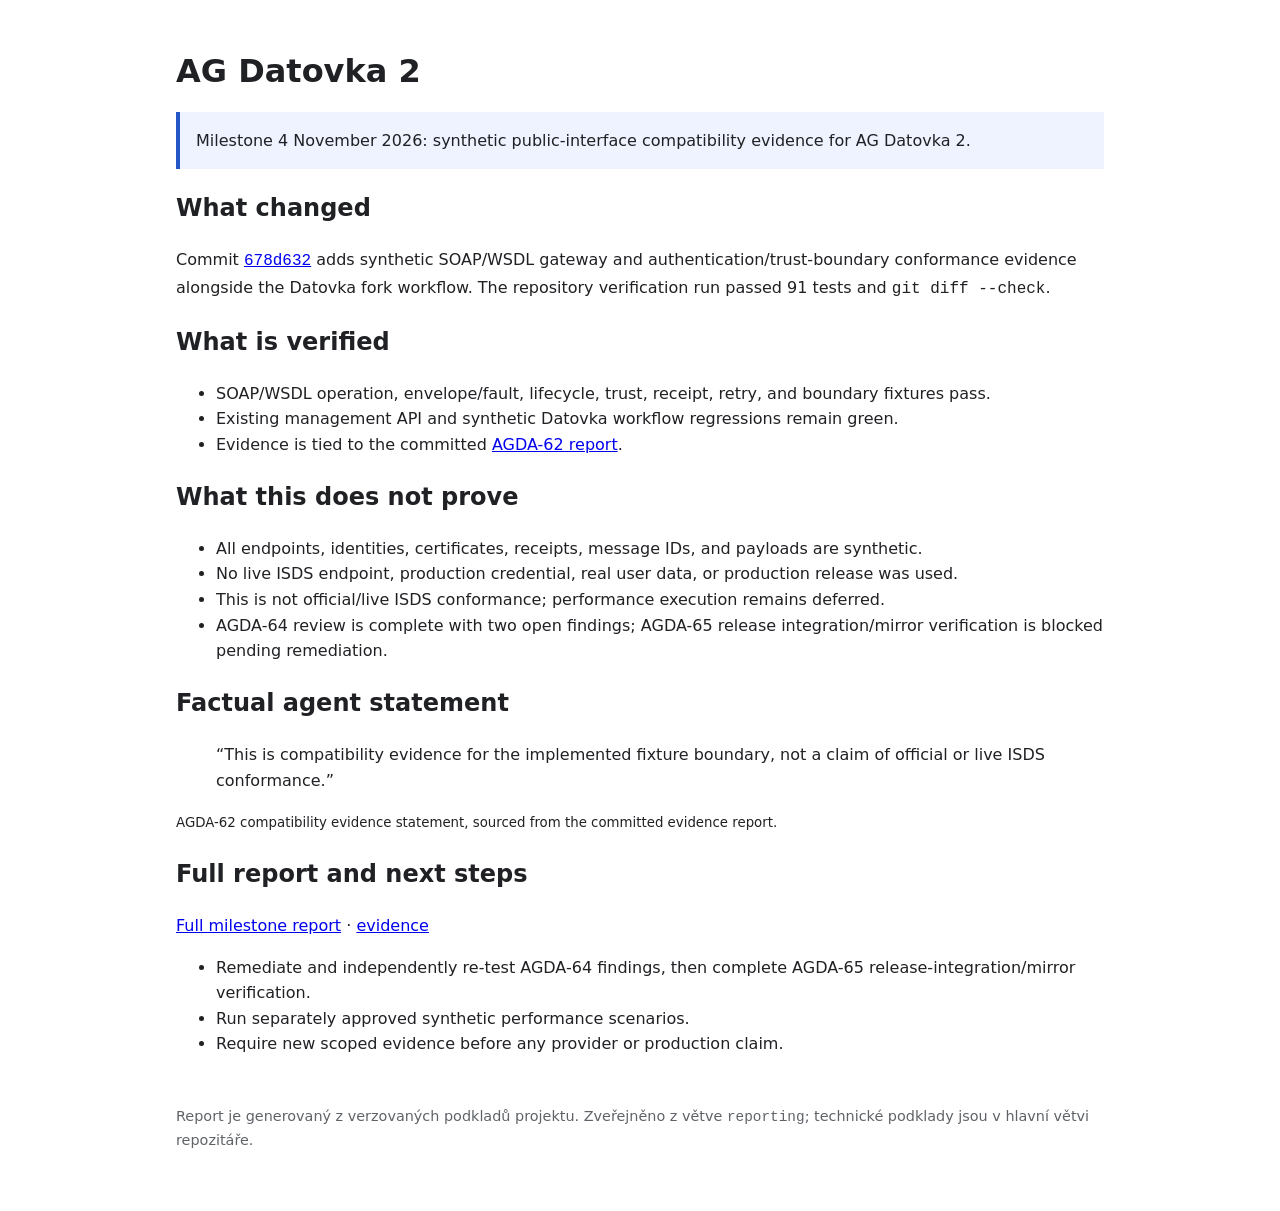
<file: index.html>
<!doctype html>
<html lang="cs">
<head>
  <meta charset="utf-8">
  <meta name="viewport" content="width=device-width, initial-scale=1">
  <title>AG Datovka 2 — synthetic compatibility milestone</title>
  <style>
    :root { color-scheme: light; font: 16px/1.6 system-ui, sans-serif; }
    body { max-width: 58rem; margin: 0 auto; padding: 2rem 1rem 4rem; color: #202124; }
    h1 { line-height: 1.15; }
    .note { padding: 1rem; border-left: .25rem solid #2457c5; background: #eef3ff; }
    footer { margin-top: 3rem; color: #5f6368; font-size: .9rem; }
  </style>
</head>
<body>
  <main>
    <h1>AG Datovka 2</h1>
    <p class="note">Milestone 4 November 2026: synthetic public-interface compatibility evidence for AG Datovka 2.</p>
    <h2>What changed</h2>
    <p>Commit <a href="https://github.com/l-ra/agdatovka/commit/678d6327987c7b05632f0fefc9813bb33a77a525"><code>678d632</code></a> adds synthetic SOAP/WSDL gateway and authentication/trust-boundary conformance evidence alongside the Datovka fork workflow. The repository verification run passed 91 tests and <code>git diff --check</code>.</p>
    <h2>What is verified</h2>
    <ul>
      <li>SOAP/WSDL operation, envelope/fault, lifecycle, trust, receipt, retry, and boundary fixtures pass.</li>
      <li>Existing management API and synthetic Datovka workflow regressions remain green.</li>
      <li>Evidence is tied to the committed <a href="https://github.com/l-ra/agdatovka/blob/678d6327987c7b05632f0fefc9813bb33a77a525/evidence/AGDA-62/README.md">AGDA-62 report</a>.</li>
    </ul>
    <h2>What this does not prove</h2>
    <ul>
      <li>All endpoints, identities, certificates, receipts, message IDs, and payloads are synthetic.</li>
      <li>No live ISDS endpoint, production credential, real user data, or production release was used.</li>
      <li>This is not official/live ISDS conformance; performance execution remains deferred.</li>
      <li>AGDA-64 review is complete with two open findings; AGDA-65 release integration/mirror verification is blocked pending remediation.</li>
    </ul>
    <h2>Factual agent statement</h2>
    <blockquote>“This is compatibility evidence for the implemented fixture boundary, not a claim of official or live ISDS conformance.”</blockquote>
    <p><small>AGDA-62 compatibility evidence statement, sourced from the committed evidence report.</small></p>
    <h2>Full report and next steps</h2>
    <p><a href="https://github.com/l-ra/agdatovka/blob/678d6327987c7b05632f0fefc9813bb33a77a525/reporting/2026-11-04-agda66-synthetic-compatibility.md">Full milestone report</a> · <a href="https://github.com/l-ra/agdatovka/blob/678d6327987c7b05632f0fefc9813bb33a77a525/evidence/AGDA-62/README.md">evidence</a></p>
    <ul>
      <li>Remediate and independently re-test AGDA-64 findings, then complete AGDA-65 release-integration/mirror verification.</li>
      <li>Run separately approved synthetic performance scenarios.</li>
      <li>Require new scoped evidence before any provider or production claim.</li>
    </ul>
    <footer>Report je generovaný z verzovaných podkladů projektu. Zveřejněno z větve <code>reporting</code>; technické podklady jsou v hlavní větvi repozitáře.</footer>
  </main>
</body>
</html>
</file>
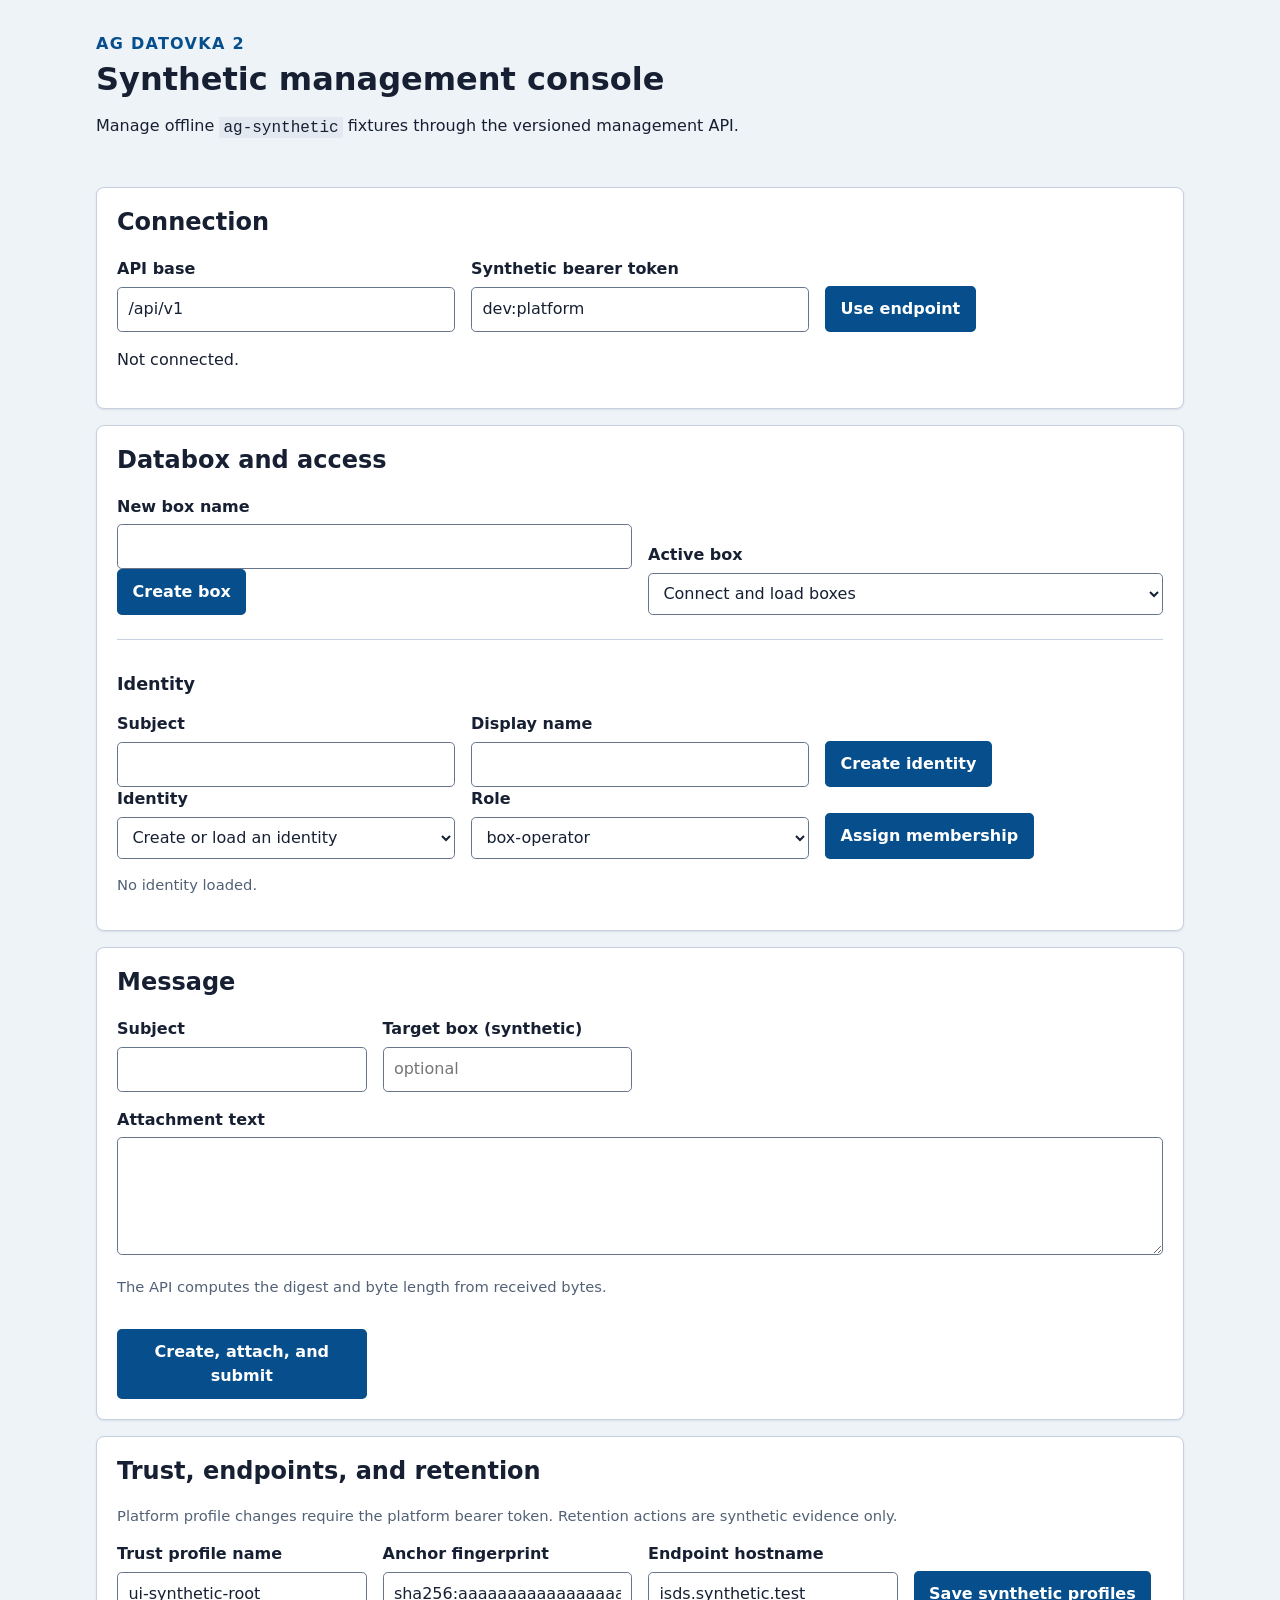
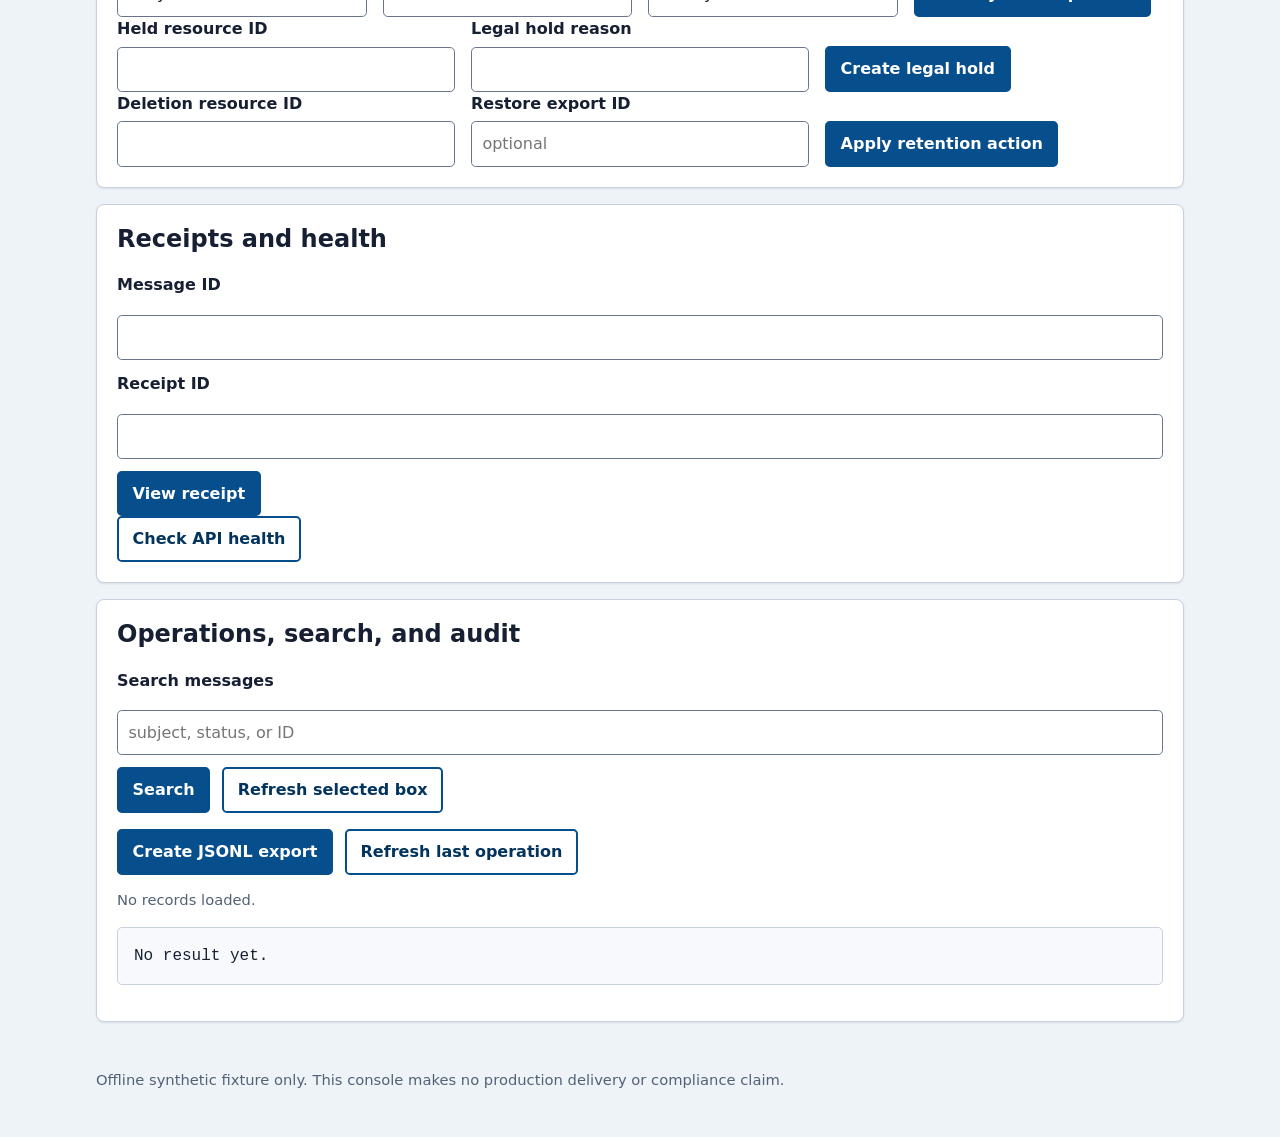
<file: ui/index.html>
<!doctype html>
<html lang="en">
<head>
  <meta charset="utf-8">
  <meta name="viewport" content="width=device-width, initial-scale=1">
  <title>AG Datovka 2 — synthetic management</title>
  <link rel="stylesheet" href="./styles.css?v=__AGDA_ASSET_VERSION__">
</head>
<body>
  <header class="site-header">
    <p class="eyebrow">AG Datovka 2</p>
    <h1>Synthetic management console</h1>
    <p>Manage offline <code>ag-synthetic</code> fixtures through the versioned management API.</p>
  </header>
  <main>
    <div id="error-summary" class="error-summary" role="alert" tabindex="-1" hidden><h2>Request could not be completed</h2><p id="error-text"></p></div>
    <section class="panel" aria-labelledby="connection-title">
      <h2 id="connection-title">Connection</h2>
      <form id="connection-form" class="form-grid">
        <div><label for="api-base">API base</label><input id="api-base" name="api-base" value="/api/v1" required></div>
        <div><label for="token">Synthetic bearer token</label><input id="token" name="token" value="dev:platform" autocomplete="off" required></div>
        <div class="form-actions"><button type="submit">Use endpoint</button></div>
      </form>
      <p id="connection-status" role="status" aria-live="polite">Not connected.</p>
    </section>
    <section class="panel" aria-labelledby="boxes-title">
      <h2 id="boxes-title">Databox and access</h2>
      <div class="form-grid"><form id="box-form"><label for="box-name">New box name</label><input id="box-name" required><button type="submit">Create box</button></form><div><label for="box-select">Active box</label><select id="box-select" required><option value="">Connect and load boxes</option></select></div></div>
      <div class="subsection"><h3>Identity</h3>
        <form id="identity-form" class="form-grid"><div><label for="identity-subject">Subject</label><input id="identity-subject" required></div><div><label for="identity-name">Display name</label><input id="identity-name" required></div><div class="form-actions"><button type="submit">Create identity</button></div></form>
        <form id="membership-form" class="form-grid"><div><label for="identity-select">Identity</label><select id="identity-select" required><option value="">Create or load an identity</option></select></div><div><label for="role-select">Role</label><select id="role-select"><option value="box-operator">box-operator</option><option value="auditor">auditor</option><option value="box-owner">box-owner</option></select></div><div class="form-actions"><button type="submit">Assign membership</button></div></form>
        <p id="access-status" class="hint" role="status" aria-live="polite">No identity loaded.</p></div>
    </section>
    <section class="panel" aria-labelledby="message-title">
      <h2 id="message-title">Message</h2>
      <form id="message-form" class="form-grid">
        <div><label for="subject">Subject</label><input id="subject" required></div><div><label for="target-box">Target box (synthetic)</label><input id="target-box" placeholder="optional"></div>
        <div class="wide"><label for="attachment">Attachment text</label><textarea id="attachment" rows="4" aria-describedby="attachment-help"></textarea><p id="attachment-help" class="hint">The API computes the digest and byte length from received bytes.</p></div><div class="form-actions"><button type="submit">Create, attach, and submit</button></div>
      </form>
    </section>
    <section class="panel" aria-labelledby="policy-title">
      <h2 id="policy-title">Trust, endpoints, and retention</h2>
      <p class="hint">Platform profile changes require the platform bearer token. Retention actions are synthetic evidence only.</p>
      <form id="profile-form" class="form-grid">
        <div><label for="trust-name">Trust profile name</label><input id="trust-name" value="ui-synthetic-root" required></div>
        <div><label for="trust-anchor">Anchor fingerprint</label><input id="trust-anchor" value="sha256:aaaaaaaaaaaaaaaaaaaaaaaaaaaaaaaaaaaaaaaaaaaaaaaaaaaaaaaaaaaaaaaa" pattern="sha256:[a-f0-9]{64}" required></div>
        <div><label for="endpoint-host">Endpoint hostname</label><input id="endpoint-host" value="isds.synthetic.test" required></div>
        <div class="form-actions"><button type="submit">Save synthetic profiles</button></div>
      </form>
      <form id="hold-form" class="form-grid">
        <div><label for="hold-resource">Held resource ID</label><input id="hold-resource" required></div>
        <div><label for="hold-reason">Legal hold reason</label><input id="hold-reason" required></div>
        <div class="form-actions"><button type="submit">Create legal hold</button></div>
      </form>
      <form id="retention-form" class="form-grid">
        <div><label for="retention-resource">Deletion resource ID</label><input id="retention-resource" required></div>
        <div><label for="retention-export">Restore export ID</label><input id="retention-export" placeholder="optional"></div>
        <div class="form-actions"><button type="submit">Apply retention action</button></div>
      </form>
    </section>
    <section class="panel" aria-labelledby="evidence-title">
      <h2 id="evidence-title">Receipts and health</h2>
      <form id="receipt-form" class="inline-form"><label for="receipt-message">Message ID</label><input id="receipt-message" required><label for="receipt-id">Receipt ID</label><input id="receipt-id" required><button type="submit">View receipt</button></form>
      <button id="health" type="button" class="secondary">Check API health</button>
    </section>
    <section class="panel" aria-labelledby="results-title">
      <h2 id="results-title">Operations, search, and audit</h2>
      <form id="search-form" class="inline-form"><label for="search-text">Search messages</label><input id="search-text" placeholder="subject, status, or ID"><button type="submit">Search</button><button id="refresh" type="button" class="secondary">Refresh selected box</button></form>
      <div class="record-actions"><button id="export" type="button">Create JSONL export</button><button id="operation-refresh" type="button" class="secondary">Refresh last operation</button></div>
      <p id="record-status" class="hint" role="status" aria-live="polite">No records loaded.</p>
      <pre id="results" tabindex="0" aria-label="API results">No result yet.</pre>
    </section>
  </main>
  <footer><p>Offline synthetic fixture only. This console makes no production delivery or compliance claim.</p></footer>
  <script src="./app.js?v=__AGDA_ASSET_VERSION__" defer></script>
</body>
</html>
</file>
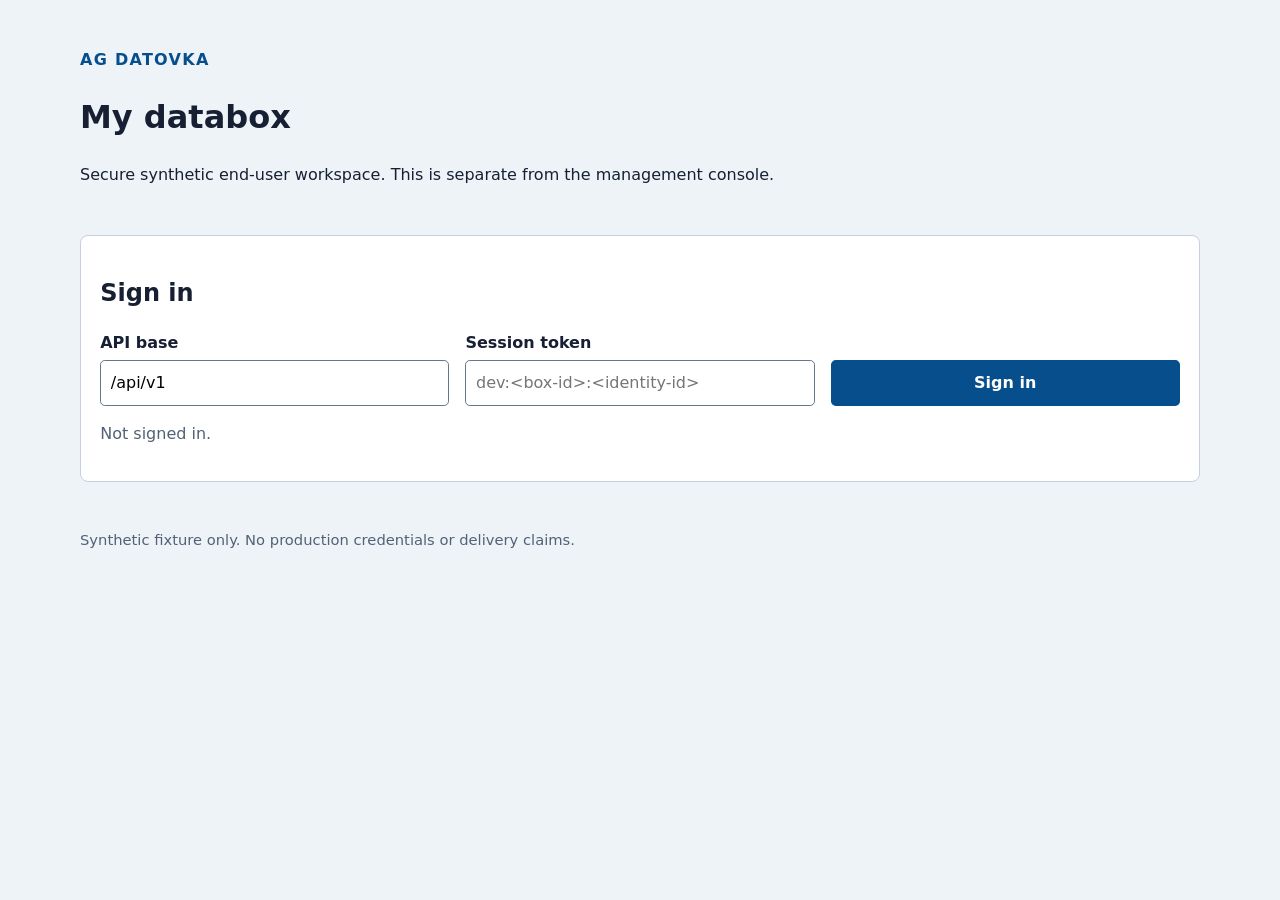
<file: ui/user/index.html>
<!doctype html>
<html lang="en">
<head>
  <meta charset="utf-8"><meta name="viewport" content="width=device-width, initial-scale=1">
  <title>AG Datovka — My messages</title><link rel="stylesheet" href="./styles.css?v=__AGDA_ASSET_VERSION__">
</head>
<body>
  <header class="user-header"><p class="eyebrow">AG Datovka</p><h1>My databox</h1><p>Secure synthetic end-user workspace. This is separate from the management console.</p></header>
  <main>
    <div id="error" class="error" role="alert" tabindex="-1" hidden><h2>We could not complete that request</h2><p id="error-text"></p><button id="retry" type="button" class="secondary">Retry</button></div>
    <section id="login-panel" class="panel" aria-labelledby="login-title"><h2 id="login-title">Sign in</h2><form id="login-form" class="grid"><div><label for="api-base">API base</label><input id="api-base" value="/api/v1" required></div><div><label for="token">Session token</label><input id="token" type="password" autocomplete="current-password" placeholder="dev:&lt;box-id&gt;:&lt;identity-id&gt;" required></div><button type="submit">Sign in</button></form><p id="login-status" class="status" role="status" aria-live="polite">Not signed in.</p></section>
    <section id="workspace" hidden>
      <div class="toolbar panel"><div><label for="box-select">Databox</label><select id="box-select"></select></div><p id="session-label" class="status" role="status" aria-live="polite"></p><button id="sign-out" type="button" class="secondary">Sign out</button></div>
      <nav class="tabs" aria-label="Message folders"><button class="tab active" data-folder="inbox" type="button">Inbox</button><button class="tab" data-folder="outbox" type="button">Outbox</button><button class="tab" data-folder="all" type="button">All messages</button><button id="compose-open" type="button">Compose</button></nav>
      <section class="panel" aria-labelledby="messages-title"><div class="section-heading"><h2 id="messages-title">Inbox</h2><button id="refresh" class="secondary" type="button">Refresh</button></div><form id="filter-form" class="filter"><div><label for="query">Search</label><input id="query" placeholder="Subject, status, or ID"></div><div><label for="status-filter">Status</label><select id="status-filter"><option value="">Any status</option><option>draft</option><option>queued</option><option>submitting</option><option>delivered</option><option>retry_wait</option><option>failed_terminal</option></select></div><button type="submit">Apply filters</button></form><p id="list-status" class="status" role="status" aria-live="polite">Sign in to load messages.</p><div id="message-list" class="message-list" aria-live="polite"></div></section>
      <section id="detail-panel" class="panel" aria-labelledby="detail-title" hidden><div class="section-heading"><h2 id="detail-title">Message detail</h2><button id="detail-close" class="secondary" type="button">Close</button></div><div id="detail"></div></section>
      <section id="compose-panel" class="panel" aria-labelledby="compose-title" hidden><div class="section-heading"><h2 id="compose-title">Compose and send</h2><button id="compose-close" class="secondary" type="button">Close</button></div><form id="compose-form" class="grid"><div><label for="subject">Subject</label><input id="subject" required maxlength="255"></div><div><label for="target-box">Recipient box</label><input id="target-box" required placeholder="synthetic-target"></div><div class="wide"><label for="attachment">Attachment</label><input id="attachment" type="file"><p class="hint">The server verifies byte length and SHA-256 digest before accepting the attachment.</p></div><button type="submit">Create and send</button></form><p id="compose-status" class="status" role="status" aria-live="polite"></p></section>
      <section class="panel" aria-labelledby="export-title"><h2 id="export-title">Download and export</h2><p class="hint">Download an attachment from message detail or create a server-manifested JSONL export of this box.</p><button id="export" type="button">Create JSONL export</button><a id="export-download" class="download" hidden download="ag-datovka-export.json">Download export manifest</a><p id="export-status" class="status" role="status" aria-live="polite"></p></section>
    </section>
  </main>
  <footer><p>Synthetic fixture only. No production credentials or delivery claims.</p></footer>
  <script src="./app.js?v=__AGDA_ASSET_VERSION__" defer></script>
</body>
</html>
</file>
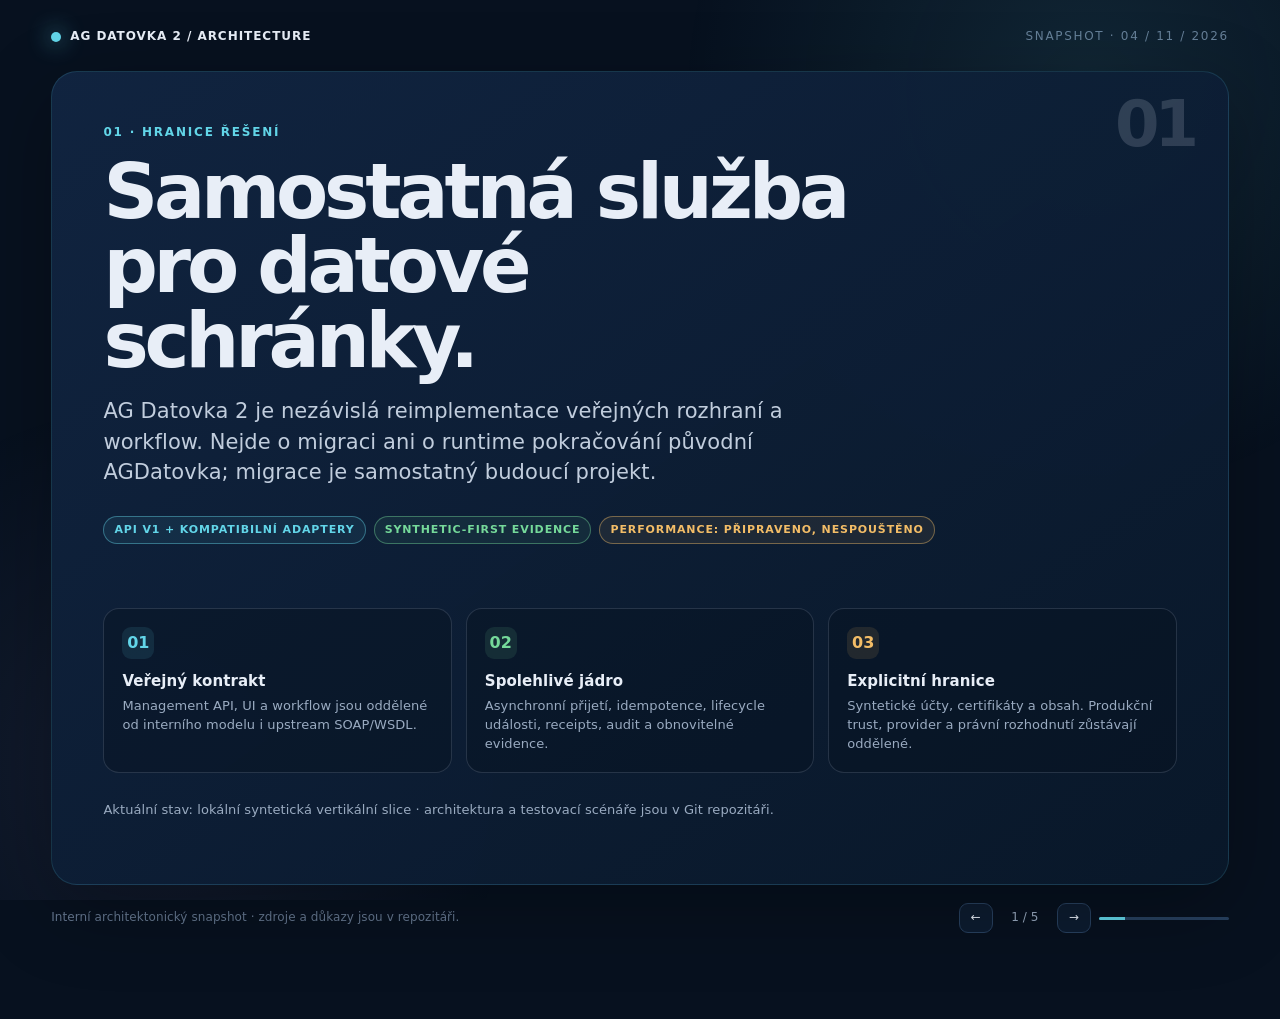
<file: docs/architecture/architecture-presentation.html>
<!doctype html>
<html lang="cs">
<head>
  <meta charset="utf-8">
  <meta name="viewport" content="width=device-width, initial-scale=1">
  <meta name="description" content="Aktuální architektura AG Datovka 2 — stav, pokrytí a otevřené hranice.">
  <title>AG Datovka 2 · Architektura</title>
  <style>
    :root {
      --ink: #e8eef7;
      --muted: #9aabc1;
      --faint: #667891;
      --bg: #07111f;
      --panel: #0d1c30;
      --panel-2: #112541;
      --line: #27405f;
      --cyan: #62d5e8;
      --green: #75d99a;
      --amber: #f3bd67;
      --red: #ff8d86;
      --violet: #b9a5ff;
      --shadow: 0 24px 80px rgba(0, 0, 0, .28);
    }
    * { box-sizing: border-box; }
    html, body { margin: 0; min-height: 100%; background: var(--bg); color: var(--ink); }
    body {
      font-family: Inter, ui-sans-serif, system-ui, -apple-system, BlinkMacSystemFont, "Segoe UI", sans-serif;
      line-height: 1.45;
      letter-spacing: .005em;
    }
    body::before {
      content: "";
      position: fixed;
      inset: 0;
      pointer-events: none;
      background: radial-gradient(circle at 85% 10%, rgba(98, 213, 232, .11), transparent 30%),
                  radial-gradient(circle at 12% 85%, rgba(185, 165, 255, .08), transparent 27%);
    }
    .deck { min-height: 100vh; padding: 28px 4vw 86px; }
    .topbar, .bottombar {
      width: min(1180px, 100%);
      margin: 0 auto;
      display: flex;
      align-items: center;
      justify-content: space-between;
      gap: 16px;
    }
    .topbar { color: var(--muted); font-size: 12px; text-transform: uppercase; letter-spacing: .14em; }
    .brand { display: inline-flex; gap: 9px; align-items: center; color: var(--ink); font-weight: 700; letter-spacing: .08em; }
    .brand-mark { width: 10px; height: 10px; border-radius: 50%; background: var(--cyan); box-shadow: 0 0 22px var(--cyan); }
    .topbar .date { color: var(--faint); }
    .slides { width: min(1180px, 100%); margin: 26px auto 0; }
    .slide {
      display: none;
      min-height: min(720px, calc(100vh - 156px));
      padding: clamp(24px, 4vw, 58px);
      border: 1px solid rgba(98, 213, 232, .15);
      border-radius: 26px;
      background: linear-gradient(145deg, rgba(17, 37, 65, .96), rgba(9, 24, 42, .98));
      box-shadow: var(--shadow);
      overflow: hidden;
      position: relative;
    }
    .slide.active { display: block; animation: rise .32s ease-out both; }
    @keyframes rise { from { opacity: 0; transform: translateY(8px); } to { opacity: 1; transform: translateY(0); } }
    .slide::after {
      content: attr(data-number);
      position: absolute;
      top: 20px;
      right: 34px;
      color: rgba(232, 238, 247, .16);
      font-size: 64px;
      font-weight: 800;
      letter-spacing: -.08em;
      line-height: 1;
    }
    .eyebrow { margin: 0 0 14px; color: var(--cyan); font-size: 12px; font-weight: 800; text-transform: uppercase; letter-spacing: .15em; }
    h1, h2, h3, p { margin-top: 0; }
    h1 { max-width: 760px; margin-bottom: 18px; font-size: clamp(40px, 6vw, 76px); line-height: .98; letter-spacing: -.055em; }
    h2 { max-width: 820px; margin-bottom: 12px; font-size: clamp(28px, 4vw, 46px); line-height: 1.02; letter-spacing: -.045em; }
    h3 { margin-bottom: 7px; font-size: 17px; letter-spacing: -.015em; }
    .lead { max-width: 700px; margin-bottom: 28px; color: #c1cddd; font-size: clamp(17px, 2vw, 21px); }
    .small { color: var(--muted); font-size: 13px; }
    .muted { color: var(--muted); }
    .faint { color: var(--faint); }
    .tag-row, .legend, .source-row { display: flex; flex-wrap: wrap; gap: 8px; }
    .tag, .legend span, .status {
      display: inline-flex;
      align-items: center;
      gap: 7px;
      min-height: 28px;
      padding: 5px 10px;
      border: 1px solid var(--line);
      border-radius: 999px;
      color: var(--muted);
      font-size: 11px;
      font-weight: 800;
      text-transform: uppercase;
      letter-spacing: .08em;
    }
    .tag.cyan, .status.cyan { border-color: rgba(98, 213, 232, .42); color: var(--cyan); background: rgba(98, 213, 232, .08); }
    .tag.green, .status.green { border-color: rgba(117, 217, 154, .42); color: var(--green); background: rgba(117, 217, 154, .08); }
    .tag.amber, .status.amber { border-color: rgba(243, 189, 103, .42); color: var(--amber); background: rgba(243, 189, 103, .08); }
    .tag.red, .status.red { border-color: rgba(255, 141, 134, .42); color: var(--red); background: rgba(255, 141, 134, .08); }
    .grid-3, .grid-2 { display: grid; gap: 14px; }
    .grid-3 { grid-template-columns: repeat(3, minmax(0, 1fr)); }
    .grid-2 { grid-template-columns: repeat(2, minmax(0, 1fr)); }
    .card {
      padding: 18px;
      border: 1px solid rgba(154, 171, 193, .2);
      border-radius: 16px;
      background: rgba(7, 17, 31, .38);
    }
    .card p:last-child { margin-bottom: 0; }
    .card .icon { width: 32px; height: 32px; margin-bottom: 12px; display: grid; place-items: center; border-radius: 9px; color: var(--cyan); background: rgba(98, 213, 232, .11); font-weight: 900; }
    .card.green .icon { color: var(--green); background: rgba(117, 217, 154, .11); }
    .card.amber .icon { color: var(--amber); background: rgba(243, 189, 103, .11); }
    .card.red .icon { color: var(--red); background: rgba(255, 141, 134, .11); }
    .hero-grid { margin-top: 64px; }
    .hero-grid .card { min-height: 150px; }
    .hero-grid strong { display: block; margin-bottom: 5px; color: var(--ink); font-size: 15px; }
    .architecture-diagram { margin: 28px -8px 0; border: 1px solid rgba(154, 171, 193, .16); border-radius: 18px; background: rgba(3, 10, 19, .4); overflow: hidden; }
    svg { display: block; width: 100%; height: auto; min-height: 360px; }
    .svg-box { fill: #102640; stroke: #385677; stroke-width: 1.5; }
    .svg-box.core { fill: #123449; stroke: #42a8bc; }
    .svg-box.store { fill: #20294a; stroke: #7a70bd; }
    .svg-box.evidence { fill: #183a37; stroke: #4aa67b; }
    .svg-box.external { fill: #3b2d25; stroke: #c48c52; }
    .svg-title { fill: #edf4ff; font-size: 15px; font-weight: 800; }
    .svg-sub { fill: #9aabc1; font-size: 11px; }
    .svg-line { stroke: #62d5e8; stroke-width: 2; fill: none; marker-end: url(#arrow); opacity: .8; }
    .svg-line.dashed { stroke: #f3bd67; stroke-dasharray: 6 5; }
    .legend { padding: 13px 16px; border-top: 1px solid rgba(154, 171, 193, .14); }
    .legend i { width: 8px; height: 8px; border-radius: 50%; background: var(--cyan); }
    .legend .store i { background: var(--violet); }
    .legend .evidence i { background: var(--green); }
    .legend .external i { background: var(--amber); }
    .flow { display: grid; grid-template-columns: repeat(5, minmax(0, 1fr)); gap: 10px; margin: 34px 0 20px; }
    .flow-step { position: relative; padding: 18px 14px 16px; border-top: 2px solid var(--cyan); border-radius: 12px; background: rgba(7, 17, 31, .42); }
    .flow-step:not(:last-child)::after { content: "→"; position: absolute; top: 20px; right: -15px; color: var(--cyan); font-size: 20px; z-index: 1; }
    .flow-step b { display: block; margin-bottom: 7px; color: var(--cyan); font-size: 12px; letter-spacing: .08em; }
    .flow-step strong { display: block; margin-bottom: 6px; font-size: 15px; }
    .flow-step span { display: block; color: var(--muted); font-size: 12px; }
    .state-line { display: inline-block; max-width: 100%; margin: 5px 0 22px; padding: 11px 14px; border: 1px solid rgba(98, 213, 232, .24); border-radius: 10px; background: rgba(98, 213, 232, .06); color: #d5f7fc; font-family: "SFMono-Regular", Consolas, monospace; font-size: 12px; overflow-wrap: anywhere; }
    .evidence-strip { display: grid; grid-template-columns: repeat(3, minmax(0, 1fr)); gap: 12px; }
    .evidence-strip .card { min-height: 106px; }
    .evidence-strip .label { color: var(--green); font-size: 11px; font-weight: 800; text-transform: uppercase; letter-spacing: .1em; }
    .coverage { margin-top: 26px; }
    .coverage .card { min-height: 162px; }
    .coverage .card h3 { display: flex; align-items: center; justify-content: space-between; gap: 10px; }
    .coverage .card p { color: var(--muted); font-size: 13px; }
    .coverage .status { flex: 0 0 auto; font-size: 9px; }
    .split { align-items: stretch; }
    .split > .card { min-height: 164px; }
    .split .card ul { margin: 12px 0 0; padding-left: 19px; color: var(--muted); font-size: 13px; }
    .split .card li + li { margin-top: 6px; }
    .next { margin-top: 26px; padding: 16px 18px; border-left: 3px solid var(--amber); border-radius: 0 12px 12px 0; background: rgba(243, 189, 103, .08); color: #e8d3ad; }
    .next strong { color: var(--amber); }
    .source-row { margin-top: 25px; }
    .source-row a { color: var(--cyan); font-size: 12px; text-decoration: none; border-bottom: 1px solid rgba(98, 213, 232, .35); }
    .source-row a:hover, .source-row a:focus { border-color: var(--cyan); }
    .bottombar { margin-top: 18px; color: var(--faint); font-size: 12px; }
    .controls { display: flex; align-items: center; gap: 8px; }
    button { font: inherit; }
    .control {
      width: 34px; height: 30px; border: 1px solid var(--line); border-radius: 9px;
      color: var(--ink); background: var(--panel); cursor: pointer;
    }
    .control:hover, .control:focus-visible { border-color: var(--cyan); color: var(--cyan); outline: none; }
    .counter { min-width: 48px; text-align: center; color: var(--muted); }
    .progress { width: 130px; height: 3px; border-radius: 99px; background: var(--line); overflow: hidden; }
    .progress span { display: block; width: 20%; height: 100%; background: var(--cyan); transition: width .25s ease; }
    .sr-only { position: absolute; width: 1px; height: 1px; padding: 0; margin: -1px; overflow: hidden; clip: rect(0,0,0,0); white-space: nowrap; border: 0; }
    noscript { display: block; max-width: 1180px; margin: 12px auto; padding: 12px; border: 1px solid var(--amber); color: var(--amber); }
    @media (max-width: 800px) {
      .deck { padding: 18px 14px 72px; }
      .slide { min-height: auto; padding: 28px 22px 32px; }
      .slide::after { right: 22px; font-size: 44px; }
      .grid-3, .grid-2, .flow, .evidence-strip { grid-template-columns: 1fr; }
      .flow-step:not(:last-child)::after { content: "↓"; top: auto; right: 16px; bottom: -19px; }
      .architecture-diagram { margin-left: -16px; margin-right: -16px; overflow-x: auto; }
      .architecture-diagram svg { width: 920px; max-width: none; }
      .bottombar { align-items: flex-start; flex-direction: column; }
    }
    @media print {
      :root { --bg: white; --ink: #13253b; --muted: #425770; --faint: #6b7e94; --panel: #f4f7fb; --panel-2: #eef4fa; --line: #c7d4e2; }
      body::before, .topbar .date, .bottombar, .controls { display: none; }
      .deck { padding: 0; }
      .slides { margin: 0; width: 100%; }
      .slide, .slide.active { display: block; min-height: 100vh; border: 0; border-radius: 0; box-shadow: none; page-break-after: always; background: white; }
      .slide:last-child { page-break-after: auto; }
      .card, .architecture-diagram { background: #f7fafd; }
      .svg-title { fill: #13253b; }
      .svg-sub { fill: #425770; }
    }
  </style>
</head>
<body>
  <main class="deck">
    <header class="topbar">
      <div class="brand"><span class="brand-mark" aria-hidden="true"></span> AG DATOVKA 2 / ARCHITECTURE</div>
      <div class="date">snapshot · 04 / 11 / 2026</div>
    </header>

    <noscript>Pro interaktivní navigaci zapněte JavaScript. Při tisku nebo exportu do PDF se zobrazí všech 5 slajdů.</noscript>

    <div class="slides" aria-live="polite">
      <section class="slide active" data-number="01" data-title="Hranice řešení" aria-hidden="false">
        <p class="eyebrow">01 · hranice řešení</p>
        <h1>Samostatná služba pro datové schránky.</h1>
        <p class="lead">AG Datovka 2 je nezávislá reimplementace veřejných rozhraní a workflow. Nejde o migraci ani o runtime pokračování původní AGDatovka; migrace je samostatný budoucí projekt.</p>
        <div class="tag-row">
          <span class="tag cyan">API v1 + kompatibilní adaptery</span>
          <span class="tag green">synthetic-first evidence</span>
          <span class="tag amber">performance: připraveno, nespouštěno</span>
        </div>
        <div class="grid-3 hero-grid">
          <article class="card">
            <div class="icon">01</div>
            <strong>Veřejný kontrakt</strong>
            <p class="small">Management API, UI a workflow jsou oddělené od interního modelu i upstream SOAP/WSDL.</p>
          </article>
          <article class="card green">
            <div class="icon">02</div>
            <strong>Spolehlivé jádro</strong>
            <p class="small">Asynchronní přijetí, idempotence, lifecycle události, receipts, audit a obnovitelné evidence.</p>
          </article>
          <article class="card amber">
            <div class="icon">03</div>
            <strong>Explicitní hranice</strong>
            <p class="small">Syntetické účty, certifikáty a obsah. Produkční trust, provider a právní rozhodnutí zůstávají oddělené.</p>
          </article>
        </div>
        <p class="small" style="margin-top:28px">Aktuální stav: lokální syntetická vertikální slice · architektura a testovací scénáře jsou v Git repozitáři.</p>
      </section>

      <section class="slide" data-number="02" data-title="Schema SW architektury" aria-hidden="true">
        <p class="eyebrow">02 · schema SW architektury</p>
        <h2>Kontrakt na hraně, data uvnitř, delivery mimo request.</h2>
        <p class="small">Čtení diagramu: modrá je vstup a API, fialová persistence, zelená neměnná evidence, oranžová adapter/upstream hranice.</p>
        <div class="architecture-diagram">
          <svg viewBox="0 0 1120 470" role="img" aria-labelledby="diagram-title diagram-desc">
            <title id="diagram-title">Schéma architektury AG Datovka 2</title>
            <desc id="diagram-desc">Klienti vstupují přes reverse proxy a autentizaci do versionovaného management API. API zapisuje metadata, obsah a audit, a přes outbox posílá práci do durable queue. Worker s retry a backpressure používá adapter profily směrem k referenčnímu nebo budoucímu provideru.</desc>
            <defs>
              <marker id="arrow" viewBox="0 0 10 10" refX="9" refY="5" markerWidth="7" markerHeight="7" orient="auto-start-reverse"><path d="M 0 0 L 10 5 L 0 10 z" fill="#62d5e8"></path></marker>
            </defs>
            <path class="svg-line" d="M205 94 H270"></path>
            <path class="svg-line" d="M460 94 H515"></path>
            <path class="svg-line" d="M735 70 H800"></path>
            <path class="svg-line" d="M735 112 H800"></path>
            <path class="svg-line" d="M625 145 V300"></path>
            <path class="svg-line" d="M735 342 H800"></path>
            <path class="svg-line dashed" d="M990 385 H1060"></path>
            <path class="svg-line" d="M800 342 V175 H735"></path>
            <rect class="svg-box" x="30" y="38" width="175" height="112" rx="14"></rect>
            <text class="svg-title" x="50" y="67">Klienti</text>
            <text class="svg-sub" x="50" y="91">Management UI</text>
            <text class="svg-sub" x="50" y="110">User UI · CLI</text>
            <text class="svg-sub" x="50" y="129">Datovka fork</text>
            <rect class="svg-box core" x="270" y="38" width="190" height="112" rx="14"></rect>
            <text class="svg-title" x="290" y="67">Edge</text>
            <text class="svg-sub" x="290" y="91">reverse proxy / TLS</text>
            <text class="svg-sub" x="290" y="110">authn + request IDs</text>
            <text class="svg-sub" x="290" y="129">health gates</text>
            <rect class="svg-box core" x="515" y="38" width="220" height="112" rx="14"></rect>
            <text class="svg-title" x="535" y="67">Management API v1</text>
            <text class="svg-sub" x="535" y="91">domain + policy / RBAC</text>
            <text class="svg-sub" x="535" y="110">boxes · messages · exports</text>
            <text class="svg-sub" x="535" y="129">202 Accepted ≠ delivery</text>
            <rect class="svg-box store" x="800" y="28" width="270" height="58" rx="14"></rect>
            <text class="svg-title" x="820" y="54">Metadata DB</text>
            <text class="svg-sub" x="820" y="72">Postgres deploy · SQLite fixture</text>
            <rect class="svg-box store" x="800" y="99" width="270" height="58" rx="14"></rect>
            <text class="svg-title" x="820" y="125">Content object store</text>
            <text class="svg-sub" x="820" y="143">S3-compatible deploy · FS fixture</text>
            <rect class="svg-box evidence" x="800" y="170" width="270" height="58" rx="14"></rect>
            <text class="svg-title" x="820" y="196">Audit + evidence</text>
            <text class="svg-sub" x="820" y="214">events · receipts · manifests · digests</text>
            <rect class="svg-box core" x="515" y="300" width="220" height="84" rx="14"></rect>
            <text class="svg-title" x="535" y="330">Outbox → durable queue</text>
            <text class="svg-sub" x="535" y="352">transactional admission</text>
            <text class="svg-sub" x="535" y="370">leases · idempotency key</text>
            <rect class="svg-box core" x="800" y="300" width="190" height="84" rx="14"></rect>
            <text class="svg-title" x="820" y="330">Worker</text>
            <text class="svg-sub" x="820" y="352">retry · backpressure</text>
            <text class="svg-sub" x="820" y="370">tenant / partition scale</text>
            <rect class="svg-box external" x="990" y="300" width="110" height="84" rx="14"></rect>
            <text class="svg-title" x="1009" y="330">Adapter</text>
            <text class="svg-sub" x="1009" y="352">profiles</text>
            <text class="svg-sub" x="1009" y="370">ISDS / test</text>
            <text class="svg-sub" x="991" y="411">future providers</text>
            <text class="svg-sub" x="36" y="433">Trust: public TLS · caller auth · outbound mTLS · anchors/keys · authorization (separate controls)</text>
          </svg>
          <div class="legend" aria-label="Legenda diagramu">
            <span><i></i> API / flow</span><span class="store"><i></i> persistence</span><span class="evidence"><i></i> immutable evidence</span><span class="external"><i></i> adapter boundary</span>
          </div>
        </div>
      </section>

      <section class="slide" data-number="03" data-title="Lifecycle odeslání" aria-hidden="true">
        <p class="eyebrow">03 · lifecycle odeslání</p>
        <h2>Request přijme práci. Worker ji teprve doručuje.</h2>
        <p class="lead">Oddělení přijetí od upstream delivery chrání API před pomalým providerem, velkým obsahem a opakovanými side-effecty.</p>
        <div class="flow" aria-label="Pět kroků odeslání">
          <div class="flow-step"><b>01 / INGEST</b><strong>Bytes + metadata</strong><span>stream, length, SHA-256, content manifest</span></div>
          <div class="flow-step"><b>02 / ADMIT</b><strong>Validate + claim</strong><span>authz, idempotency, transactional outbox</span></div>
          <div class="flow-step"><b>03 / QUEUE</b><strong>202 Accepted</strong><span>operation resource, bounded queue, visible status</span></div>
          <div class="flow-step"><b>04 / DELIVER</b><strong>Worker attempt</strong><span>lease, retry/backoff, adapter profile, backpressure</span></div>
          <div class="flow-step"><b>05 / EVIDENCE</b><strong>Receipt + event</strong><span>raw digest, lifecycle projection, audit link</span></div>
        </div>
        <div class="state-line">draft → validated → accepted → queued → submitting → delivered | failed_terminal | retry_wait</div>
        <div class="evidence-strip">
          <article class="card"><div class="label">authority</div><h3>Events jsou zdroj pravdy</h3><p class="small">Aktuální status je projekce; zachována je posloupnost, attempt, actor, reason a předchozí digest.</p></article>
          <article class="card"><div class="label">safety</div><h3>Opakování je idempotentní</h3><p class="small">Stejný request vrací stejný výsledek; jiný body pod stejným klíčem je konflikt.</p></article>
          <article class="card"><div class="label">legal boundary</div><h3>202 není důkaz doručení</h3><p class="small">Doručení se tvrdí až po source delivery eventu nebo explicitním terminálním selhání.</p></article>
        </div>
      </section>

      <section class="slide" data-number="04" data-title="Pokryto dnes" aria-hidden="true">
        <p class="eyebrow">04 · pokryto dnes</p>
        <h2>Co je ve funkční syntetické slice.</h2>
        <p class="small">„Implementováno“ zde znamená lokální, testovatelnou hranici — nikoli automaticky produkční, providerovou nebo právní certifikaci.</p>
        <div class="grid-2 coverage">
          <article class="card"><h3>Management a klientské workflow <span class="status green">implemented</span></h3><p>Boxy, identity, role, permissions, auth-method metadata, message compose, search, export, audit a obě statické UI.</p></article>
          <article class="card"><h3>Versionovaný veřejný kontrakt <span class="status green">implemented</span></h3><p>/api/v1, problem+json, cursor pagination, request/correlation IDs, Idempotency-Key a async operation resources.</p></article>
          <article class="card"><h3>Obsah a delivery reliability <span class="status green">synthetic</span></h3><p>Ověřené bytes, digest/length, streamovací seam, outbox, retry/backoff, leases, backpressure, dead-letter a worker lifecycle.</p></article>
          <article class="card"><h3>Evidence, retention a restore <span class="status green">synthetic</span></h3><p>Immutable receipt evidence, append-only audit, manifest export, legal hold, tombstone a restore ověřený v disposable namespace.</p></article>
          <article class="card"><h3>Trust a izolace tenantů <span class="status green">synthetic</span></h3><p>Signed OIDC enforcement, RBAC/tenant authorization, oddělení trust anchors, endpointů, key handles a aplikačních oprávnění.</p></article>
          <article class="card"><h3>Testovací a kompatibilní základ <span class="status cyan">verified</span></h3><p>Datovka fork profily, offline/reference fixtures, red-team opravy a v tomto snapshotu 69/69 unittest testů OK.</p></article>
        </div>
        <div class="source-row"><a href="../management/API-CONTRACT.md">API contract</a><a href="../architecture/BOUNDARIES.md">boundaries</a><a href="../../evidence/AGDA-39/README.md">red-team evidence</a><a href="../../evidence/AGDA-44/README.md">deployment probe</a></div>
      </section>

      <section class="slide" data-number="05" data-title="Otevřené hranice" aria-hidden="true">
        <p class="eyebrow">05 · otevřené hranice</p>
        <h2>Architektura je připravená; některé důkazy teprve čekají na schválený běh.</h2>
        <div class="grid-2 split">
          <article class="card red"><h3>Provider a veřejná kompatibilita <span class="status red">pending</span></h3><ul><li>přesný snapshot aktuálních ISDS WSDL/XSD/rules a podporovaných metod;</li><li>reálný provider handshake, receipt semantics a conformance mimo offline fixtures.</li></ul></article>
          <article class="card amber"><h3>Produkční persistence a provoz <span class="status amber">partial</span></h3><ul><li>deploy boundary je definovaná (Postgres / object store / durable queue); fixture zůstává SQLite/filesystem;</li><li>provider-specific queue consumer, failover a host-level deployment evidence nejsou součástí této slice.</li></ul></article>
          <article class="card amber"><h3>Výkon a velké zprávy <span class="status amber">deferred</span></h3><ul><li>scénáře, limity a metriky pro ≥ 1 000 přijatých zpráv/min jsou připravené;</li><li>zatěžovací běh, burst, resumable upload a numerické výsledky nebyly provedeny.</li></ul></article>
          <article class="card red"><h3>Trust služby a právní rozhodnutí <span class="status red">pending</span></h3><ul><li>kvalifikovaný timestamp/trust-service provider, certifikační handshake a rotace;</li><li>role controller/processor, retenční schedule a právní interpretace musí být schválené samostatně.</li></ul></article>
        </div>
        <div class="next"><strong>Další gate:</strong> udržet syntetický test boundary, doplnit provider/source rozhodnutí a teprve potom spustit izolované conformance a performance scénáře. Žádný výsledek této prezentace není compliance claim.</div>
        <div class="source-row"><a href="../testing/PERFORMANCE-SCENARIOS.md">performance scenarios</a><a href="../architecture/DECISION-LOG.md">decision log</a><a href="../security/TRUST-MODEL.md">trust model</a><a href="../requirements/REQUIREMENTS-TRACEABILITY.md">traceability</a></div>
      </section>
    </div>

    <footer class="bottombar">
      <div>Interní architektonický snapshot · zdroje a důkazy jsou v repozitáři.</div>
      <div class="controls" aria-label="Navigace prezentace">
        <button class="control" type="button" data-action="prev" aria-label="Předchozí slajd">←</button>
        <span class="counter" aria-live="polite"><span id="current">1</span> / <span id="total">5</span></span>
        <button class="control" type="button" data-action="next" aria-label="Další slajd">→</button>
        <span class="progress" aria-hidden="true"><span id="progress"></span></span>
      </div>
    </footer>
  </main>
  <script>
    (() => {
      "use strict";
      const slides = [...document.querySelectorAll(".slide")];
      const current = document.getElementById("current");
      const progress = document.getElementById("progress");
      let index = Math.max(0, Math.min(slides.length - 1, Number.parseInt(location.hash.slice(1), 10) - 1 || 0));
      const show = (next, updateHash = true) => {
        index = (next + slides.length) % slides.length;
        slides.forEach((slide, i) => {
          const active = i === index;
          slide.classList.toggle("active", active);
          slide.setAttribute("aria-hidden", String(!active));
        });
        current.textContent = String(index + 1);
        progress.style.width = `${((index + 1) / slides.length) * 100}%`;
        if (updateHash) history.replaceState(null, "", `#${index + 1}`);
        document.title = `AG Datovka 2 · ${slides[index].dataset.title}`;
      };
      document.querySelectorAll("[data-action]").forEach((button) => button.addEventListener("click", () => show(index + (button.dataset.action === "next" ? 1 : -1))));
      document.addEventListener("keydown", (event) => {
        if (["ArrowRight", "PageDown", " "].includes(event.key)) { event.preventDefault(); show(index + 1); }
        if (["ArrowLeft", "PageUp"].includes(event.key)) { event.preventDefault(); show(index - 1); }
        if (event.key === "Home") { event.preventDefault(); show(0); }
        if (event.key === "End") { event.preventDefault(); show(slides.length - 1); }
      });
      window.addEventListener("hashchange", () => show((Number.parseInt(location.hash.slice(1), 10) || 1) - 1, false));
      document.getElementById("total").textContent = String(slides.length);
      show(index, false);
    })();
  </script>
</body>
</html>
</file>
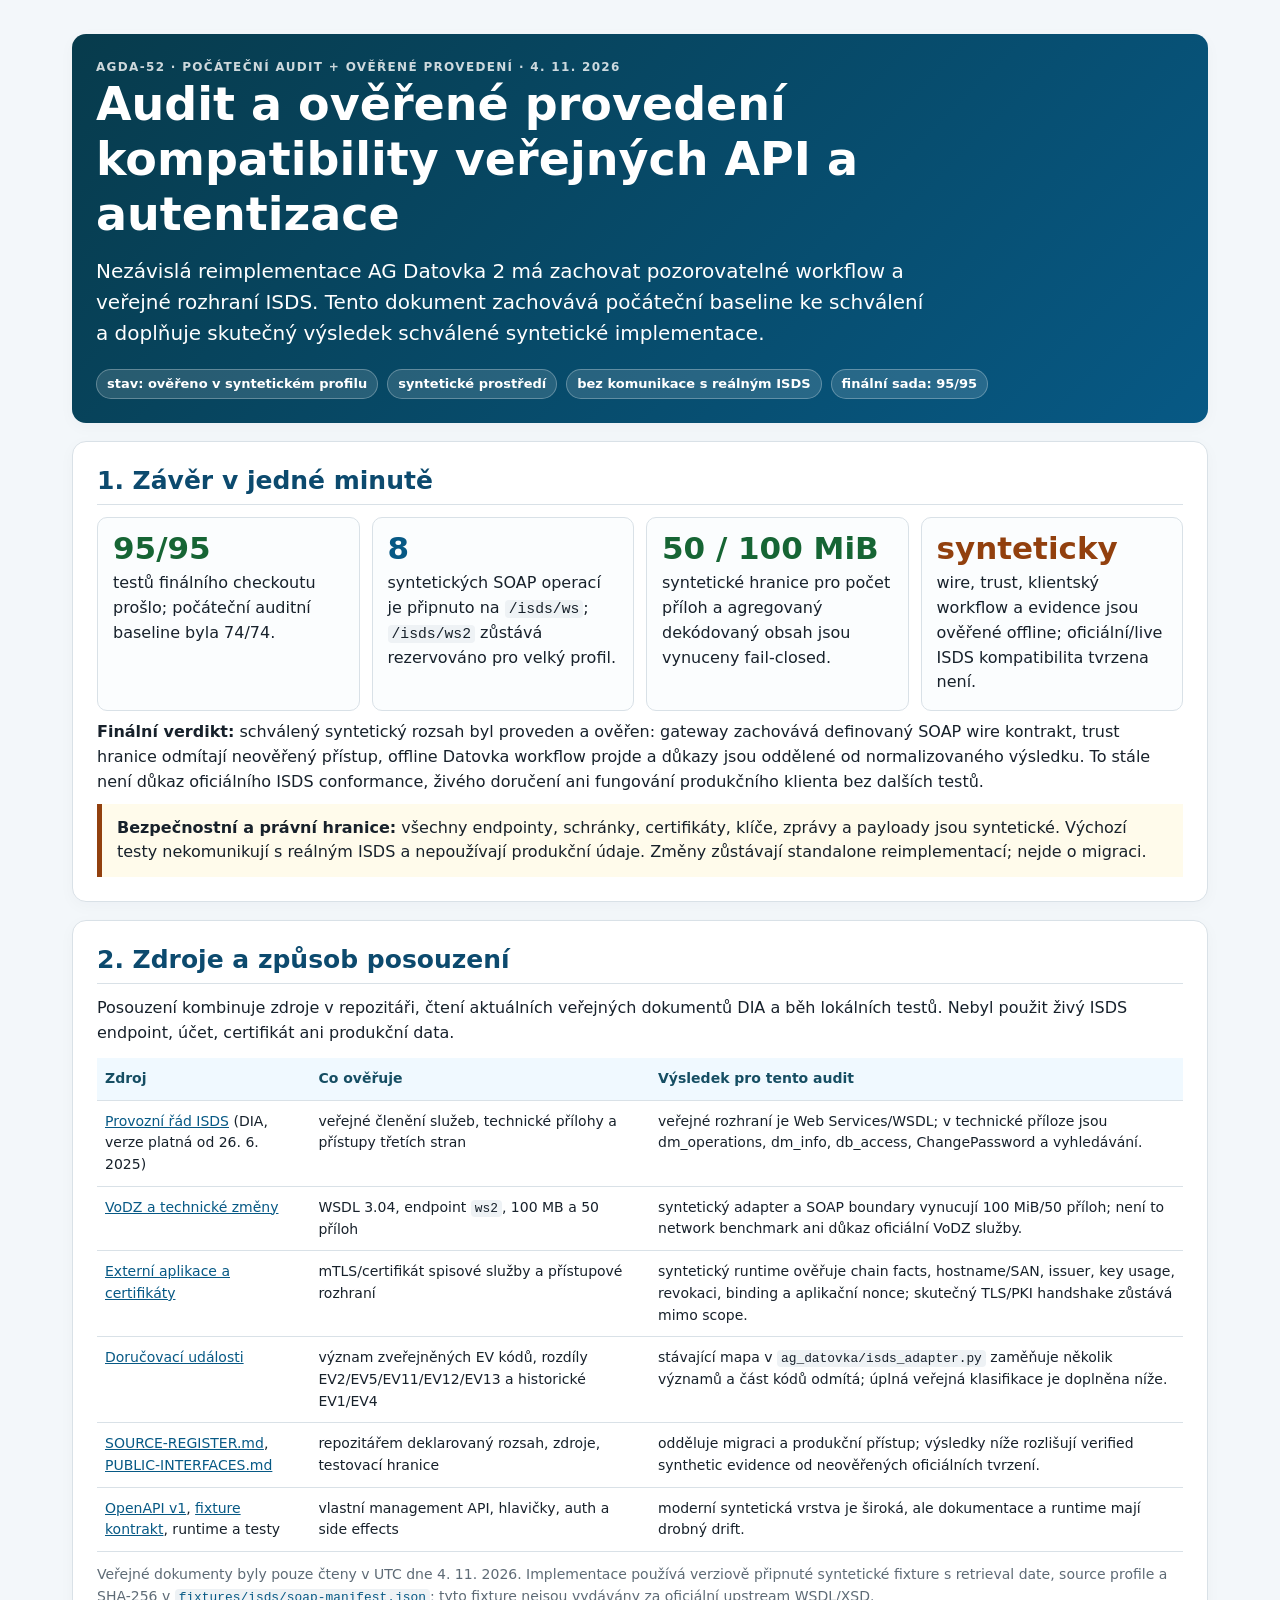
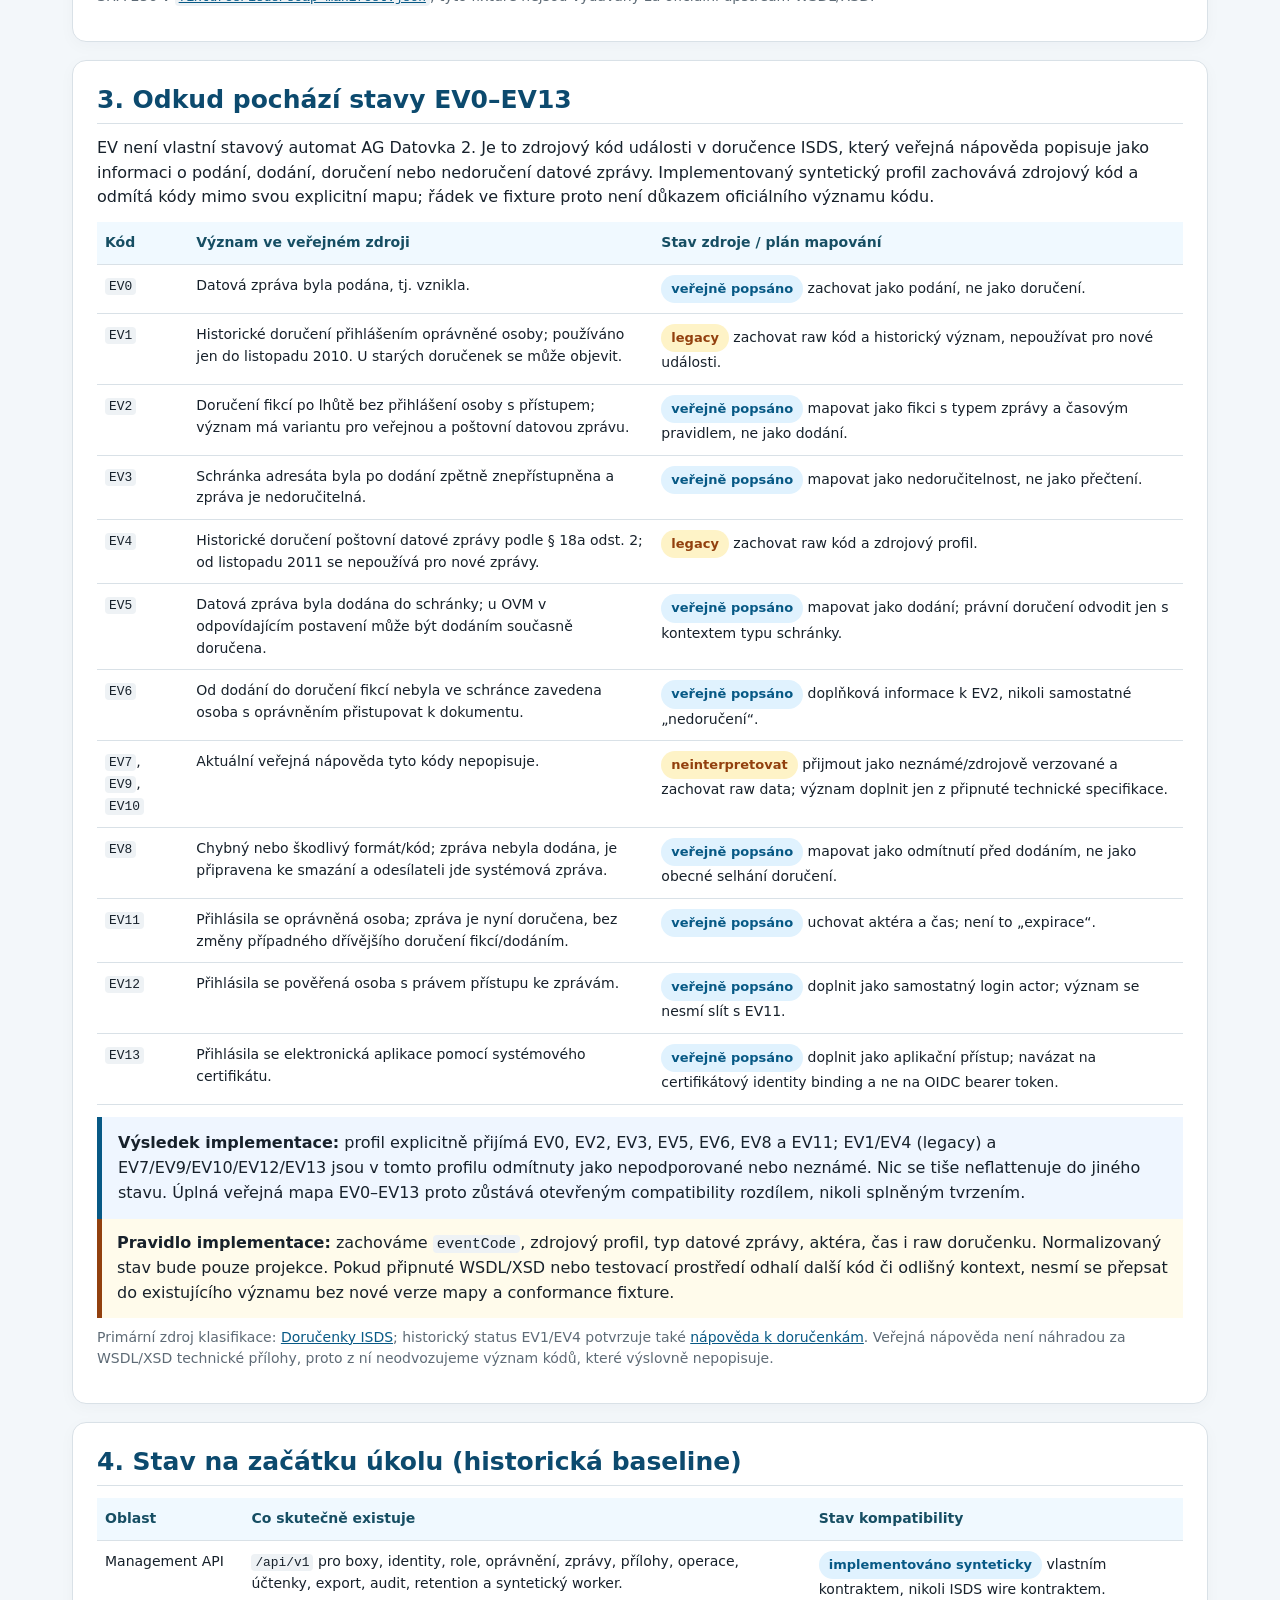
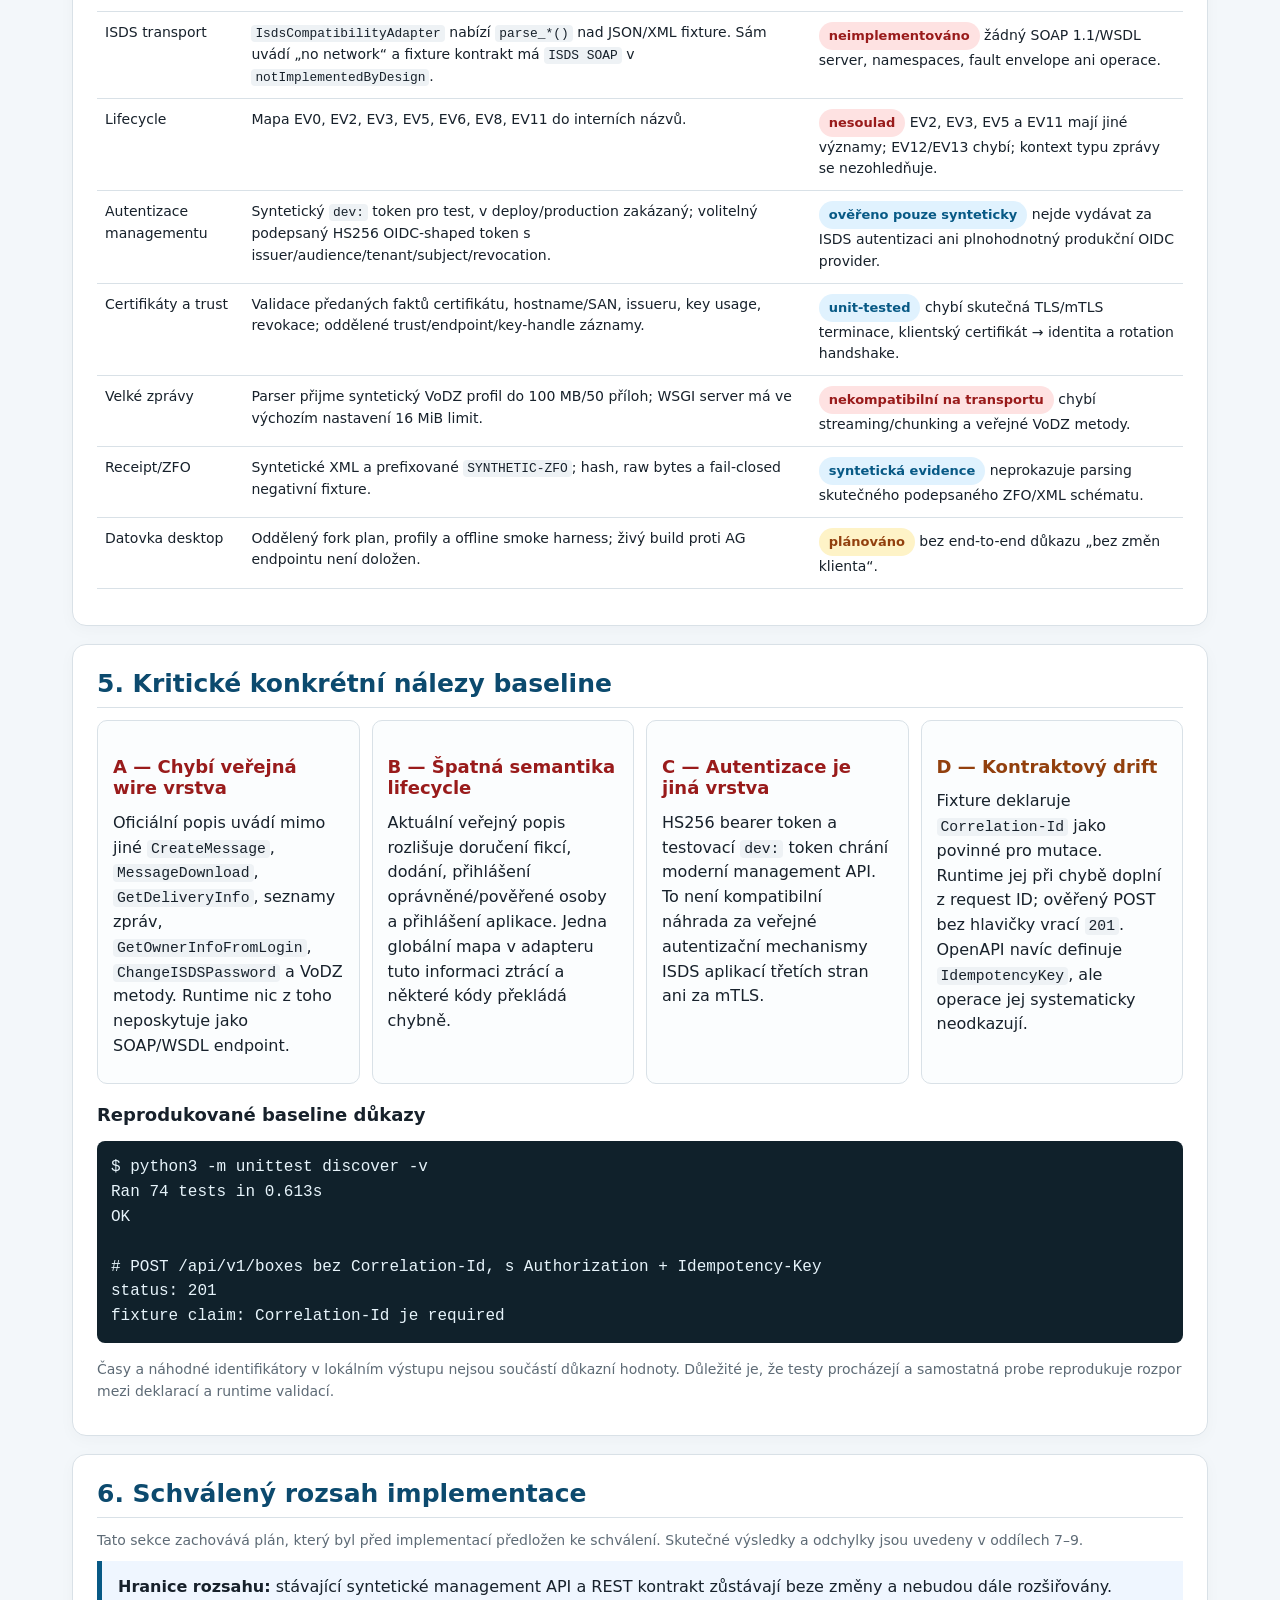
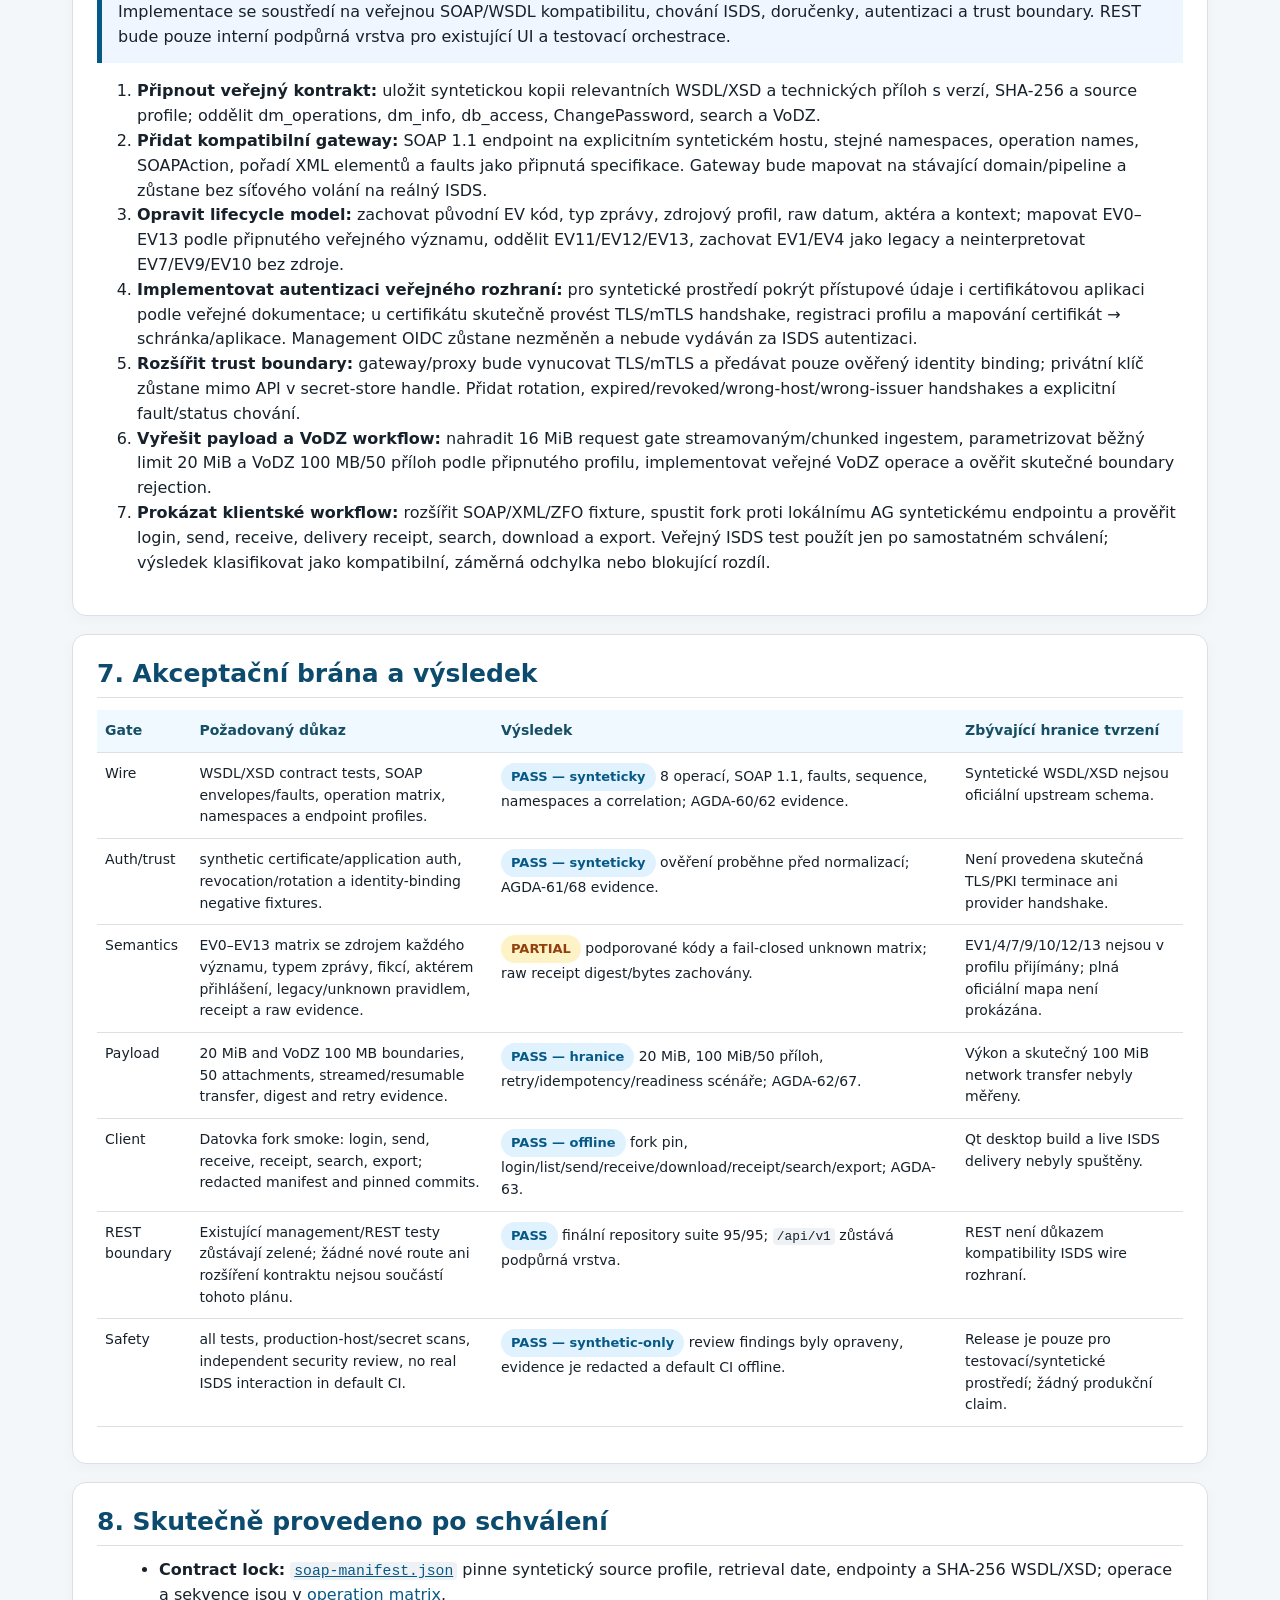
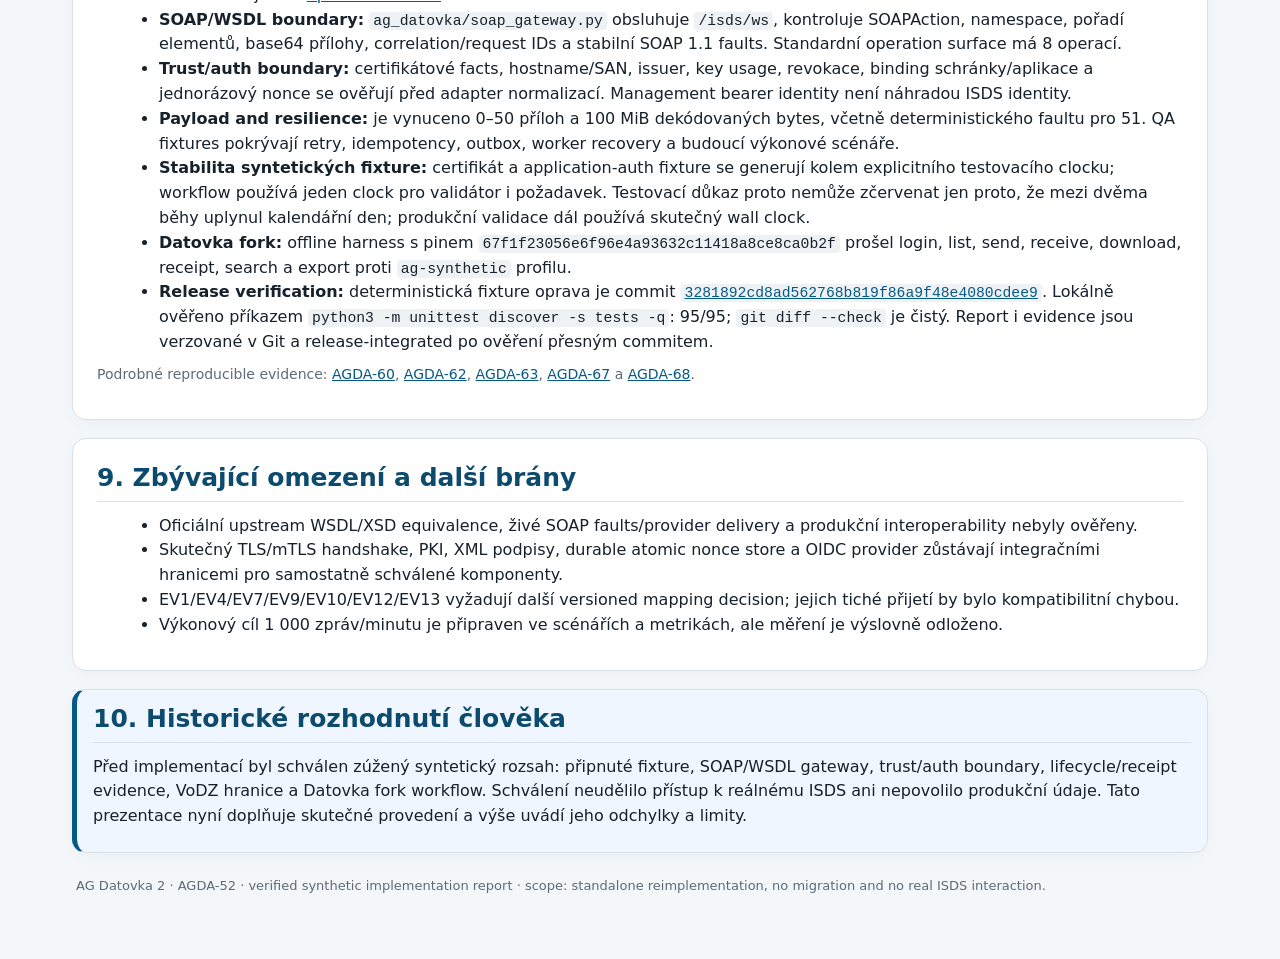
<file: docs/compatibility/AGDA-52-API-COMPATIBILITY-AUDIT-INITIAL.html>
<!doctype html>
<html lang="cs">
<head>
  <meta charset="utf-8">
  <meta name="viewport" content="width=device-width, initial-scale=1">
  <title>AGDA-52 – audit a ověřené provedení kompatibility veřejných API</title>
  <style>
    :root { --ink:#17212b; --muted:#5e6b76; --line:#d9e1e7; --paper:#fff; --wash:#f3f7fa; --blue:#075985; --green:#166534; --amber:#92400e; --red:#991b1b; }
    * { box-sizing:border-box; }
    body { margin:0; color:var(--ink); background:var(--wash); font:16px/1.55 system-ui,-apple-system,BlinkMacSystemFont,"Segoe UI",sans-serif; }
    main { max-width:1180px; margin:0 auto; padding:34px 22px 60px; }
    header, section { background:var(--paper); border:1px solid var(--line); border-radius:14px; padding:24px; margin:0 0 18px; box-shadow:0 4px 16px #0b294208; }
    header { background:linear-gradient(135deg,#073b4c,#075985); color:#fff; border:0; }
    h1,h2,h3 { line-height:1.2; margin:0 0 12px; }
    h1 { font-size:clamp(28px,4vw,46px); max-width:900px; }
    h2 { font-size:25px; color:#0c4a6e; border-bottom:1px solid var(--line); padding-bottom:8px; }
    h3 { font-size:18px; margin-top:20px; }
    p { margin:9px 0; }
    .eyebrow { text-transform:uppercase; letter-spacing:.11em; font-weight:700; font-size:12px; opacity:.8; }
    .subtitle { font-size:20px; max-width:840px; margin-top:14px; }
    .meta { display:flex; flex-wrap:wrap; gap:9px; margin-top:20px; }
    .pill { display:inline-block; border-radius:999px; padding:4px 10px; font-size:13px; font-weight:700; background:#e0f2fe; color:#075985; }
    header .pill { background:#ffffff22; color:#fff; border:1px solid #ffffff45; }
    .grid { display:grid; grid-template-columns:repeat(auto-fit,minmax(220px,1fr)); gap:12px; }
    .card { border:1px solid var(--line); border-radius:10px; padding:15px; background:#fbfdfe; }
    .metric { font-size:31px; font-weight:800; line-height:1; margin-bottom:7px; }
    .good { color:var(--green); } .warn { color:var(--amber); } .bad { color:var(--red); } .info { color:var(--blue); }
    table { width:100%; border-collapse:collapse; margin:12px 0; font-size:14px; }
    th,td { text-align:left; vertical-align:top; border-bottom:1px solid var(--line); padding:10px 8px; }
    th { color:#164e63; background:#f0f9ff; }
    code { background:#eef2f5; padding:1px 4px; border-radius:4px; font-size:.92em; }
    pre { overflow:auto; background:#10212b; color:#e7f4fb; padding:14px; border-radius:8px; }
    a { color:#075985; }
    header a { color:#dff5ff; }
    .notice { border-left:5px solid var(--amber); background:#fffbeb; padding:12px 15px; }
    .approval { border-left:5px solid var(--blue); background:#eff6ff; padding:14px 16px; }
    .small { color:var(--muted); font-size:14px; }
    ul { margin:8px 0 8px 22px; }
    footer { color:var(--muted); font-size:13px; padding:5px 4px; }
  </style>
</head>
<body>
<main>
  <header>
    <div class="eyebrow">AGDA-52 · počáteční audit + ověřené provedení · 4. 11. 2026</div>
    <h1>Audit a ověřené provedení kompatibility veřejných API a autentizace</h1>
    <p class="subtitle">Nezávislá reimplementace AG Datovka 2 má zachovat pozorovatelné workflow a veřejné rozhraní ISDS. Tento dokument zachovává počáteční baseline ke schválení a doplňuje skutečný výsledek schválené syntetické implementace.</p>
    <div class="meta"><span class="pill">stav: ověřeno v syntetickém profilu</span><span class="pill">syntetické prostředí</span><span class="pill">bez komunikace s reálným ISDS</span><span class="pill">finální sada: 95/95</span></div>
  </header>

  <section>
    <h2>1. Závěr v jedné minutě</h2>
    <div class="grid">
      <div class="card"><div class="metric good">95/95</div><div>testů finálního checkoutu prošlo; počáteční auditní baseline byla 74/74.</div></div>
      <div class="card"><div class="metric info">8</div><div>syntetických SOAP operací je připnuto na <code>/isds/ws</code>; <code>/isds/ws2</code> zůstává rezervováno pro velký profil.</div></div>
      <div class="card"><div class="metric good">50 / 100 MiB</div><div>syntetické hranice pro počet příloh a agregovaný dekódovaný obsah jsou vynuceny fail-closed.</div></div>
      <div class="card"><div class="metric warn">synteticky</div><div>wire, trust, klientský workflow a evidence jsou ověřené offline; oficiální/live ISDS kompatibilita tvrzena není.</div></div>
    </div>
    <p><strong>Finální verdikt:</strong> schválený syntetický rozsah byl proveden a ověřen: gateway zachovává definovaný SOAP wire kontrakt, trust hranice odmítají neověřený přístup, offline Datovka workflow projde a důkazy jsou oddělené od normalizovaného výsledku. To stále není důkaz oficiálního ISDS conformance, živého doručení ani fungování produkčního klienta bez dalších testů.</p>
    <div class="notice"><strong>Bezpečnostní a právní hranice:</strong> všechny endpointy, schránky, certifikáty, klíče, zprávy a payloady jsou syntetické. Výchozí testy nekomunikují s reálným ISDS a nepoužívají produkční údaje. Změny zůstávají standalone reimplementací; nejde o migraci.</div>
  </section>

  <section>
    <h2>2. Zdroje a způsob posouzení</h2>
    <p>Posouzení kombinuje zdroje v repozitáři, čtení aktuálních veřejných dokumentů DIA a běh lokálních testů. Nebyl použit živý ISDS endpoint, účet, certifikát ani produkční data.</p>
    <table>
      <thead><tr><th>Zdroj</th><th>Co ověřuje</th><th>Výsledek pro tento audit</th></tr></thead>
      <tbody>
        <tr><td><a href="https://datovka.gov.cz/info/cs/2053.html">Provozní řád ISDS</a> (DIA, verze platná od 26. 6. 2025)</td><td>veřejné členění služeb, technické přílohy a přístupy třetích stran</td><td>veřejné rozhraní je Web Services/WSDL; v technické příloze jsou dm_operations, dm_info, db_access, ChangePassword a vyhledávání.</td></tr>
        <tr><td><a href="https://datovka.gov.cz/info/cs/2037.html">VoDZ a technické změny</a></td><td>WSDL 3.04, endpoint <code>ws2</code>, 100 MB a 50 příloh</td><td>syntetický adapter a SOAP boundary vynucují 100 MiB/50 příloh; není to network benchmark ani důkaz oficiální VoDZ služby.</td></tr>
        <tr><td><a href="https://datovka.gov.cz/info/cs/help/8.4.text.html">Externí aplikace a certifikáty</a></td><td>mTLS/certifikát spisové služby a přístupové rozhraní</td><td>syntetický runtime ověřuje chain facts, hostname/SAN, issuer, key usage, revokaci, binding a aplikační nonce; skutečný TLS/PKI handshake zůstává mimo scope.</td></tr>
        <tr><td><a href="https://datovka.gov.cz/info/cs/help/5.4.text.html">Doručovací události</a></td><td>význam zveřejněných EV kódů, rozdíly EV2/EV5/EV11/EV12/EV13 a historické EV1/EV4</td><td>stávající mapa v <code>ag_datovka/isds_adapter.py</code> zaměňuje několik významů a část kódů odmítá; úplná veřejná klasifikace je doplněna níže.</td></tr>
        <tr><td><a href="docs/requirements/SOURCE-REGISTER.md">SOURCE-REGISTER.md</a>, <a href="docs/compatibility/PUBLIC-INTERFACES.md">PUBLIC-INTERFACES.md</a></td><td>repozitářem deklarovaný rozsah, zdroje, testovací hranice</td><td>odděluje migraci a produkční přístup; výsledky níže rozlišují verified synthetic evidence od neověřených oficiálních tvrzení.</td></tr>
        <tr><td><a href="docs/management/openapi.v1.json">OpenAPI v1</a>, <a href="fixtures/api/v1/contract.json">fixture kontrakt</a>, runtime a testy</td><td>vlastní management API, hlavičky, auth a side effects</td><td>moderní syntetická vrstva je široká, ale dokumentace a runtime mají drobný drift.</td></tr>
      </tbody>
    </table>
    <p class="small">Veřejné dokumenty byly pouze čteny v UTC dne 4. 11. 2026. Implementace používá verziově připnuté syntetické fixture s retrieval date, source profile a SHA-256 v <a href="../../fixtures/isds/soap-manifest.json"><code>fixtures/isds/soap-manifest.json</code></a>; tyto fixture nejsou vydávány za oficiální upstream WSDL/XSD.</p>
  </section>

  <section>
    <h2>3. Odkud pochází stavy EV0–EV13</h2>
    <p>EV není vlastní stavový automat AG Datovka 2. Je to zdrojový kód události v doručence ISDS, který veřejná nápověda popisuje jako informaci o podání, dodání, doručení nebo nedoručení datové zprávy. Implementovaný syntetický profil zachovává zdrojový kód a odmítá kódy mimo svou explicitní mapu; řádek ve fixture proto není důkazem oficiálního významu kódu.</p>
    <table>
      <thead><tr><th>Kód</th><th>Význam ve veřejném zdroji</th><th>Stav zdroje / plán mapování</th></tr></thead>
      <tbody>
        <tr><td><code>EV0</code></td><td>Datová zpráva byla podána, tj. vznikla.</td><td><span class="pill">veřejně popsáno</span> zachovat jako podání, ne jako doručení.</td></tr>
        <tr><td><code>EV1</code></td><td>Historické doručení přihlášením oprávněné osoby; používáno jen do listopadu 2010. U starých doručenek se může objevit.</td><td><span class="pill" style="background:#fef3c7;color:#92400e">legacy</span> zachovat raw kód a historický význam, nepoužívat pro nové události.</td></tr>
        <tr><td><code>EV2</code></td><td>Doručení fikcí po lhůtě bez přihlášení osoby s přístupem; význam má variantu pro veřejnou a poštovní datovou zprávu.</td><td><span class="pill">veřejně popsáno</span> mapovat jako fikci s typem zprávy a časovým pravidlem, ne jako dodání.</td></tr>
        <tr><td><code>EV3</code></td><td>Schránka adresáta byla po dodání zpětně znepřístupněna a zpráva je nedoručitelná.</td><td><span class="pill">veřejně popsáno</span> mapovat jako nedoručitelnost, ne jako přečtení.</td></tr>
        <tr><td><code>EV4</code></td><td>Historické doručení poštovní datové zprávy podle § 18a odst. 2; od listopadu 2011 se nepoužívá pro nové zprávy.</td><td><span class="pill" style="background:#fef3c7;color:#92400e">legacy</span> zachovat raw kód a zdrojový profil.</td></tr>
        <tr><td><code>EV5</code></td><td>Datová zpráva byla dodána do schránky; u OVM v odpovídajícím postavení může být dodáním současně doručena.</td><td><span class="pill">veřejně popsáno</span> mapovat jako dodání; právní doručení odvodit jen s kontextem typu schránky.</td></tr>
        <tr><td><code>EV6</code></td><td>Od dodání do doručení fikcí nebyla ve schránce zavedena osoba s oprávněním přistupovat k dokumentu.</td><td><span class="pill">veřejně popsáno</span> doplňková informace k EV2, nikoli samostatné „nedoručení“.</td></tr>
        <tr><td><code>EV7</code>, <code>EV9</code>, <code>EV10</code></td><td>Aktuální veřejná nápověda tyto kódy nepopisuje.</td><td><span class="pill" style="background:#fef3c7;color:#92400e">neinterpretovat</span> přijmout jako neznámé/zdrojově verzované a zachovat raw data; význam doplnit jen z připnuté technické specifikace.</td></tr>
        <tr><td><code>EV8</code></td><td>Chybný nebo škodlivý formát/kód; zpráva nebyla dodána, je připravena ke smazání a odesílateli jde systémová zpráva.</td><td><span class="pill">veřejně popsáno</span> mapovat jako odmítnutí před dodáním, ne jako obecné selhání doručení.</td></tr>
        <tr><td><code>EV11</code></td><td>Přihlásila se oprávněná osoba; zpráva je nyní doručena, bez změny případného dřívějšího doručení fikcí/dodáním.</td><td><span class="pill">veřejně popsáno</span> uchovat aktéra a čas; není to „expirace“.</td></tr>
        <tr><td><code>EV12</code></td><td>Přihlásila se pověřená osoba s právem přístupu ke zprávám.</td><td><span class="pill">veřejně popsáno</span> doplnit jako samostatný login actor; význam se nesmí slít s EV11.</td></tr>
        <tr><td><code>EV13</code></td><td>Přihlásila se elektronická aplikace pomocí systémového certifikátu.</td><td><span class="pill">veřejně popsáno</span> doplnit jako aplikační přístup; navázat na certifikátový identity binding a ne na OIDC bearer token.</td></tr>
      </tbody>
    </table>
    <div class="approval"><strong>Výsledek implementace:</strong> profil explicitně přijímá EV0, EV2, EV3, EV5, EV6, EV8 a EV11; EV1/EV4 (legacy) a EV7/EV9/EV10/EV12/EV13 jsou v tomto profilu odmítnuty jako nepodporované nebo neznámé. Nic se tiše neflattenuje do jiného stavu. Úplná veřejná mapa EV0–EV13 proto zůstává otevřeným compatibility rozdílem, nikoli splněným tvrzením.</div>
    <div class="notice"><strong>Pravidlo implementace:</strong> zachováme <code>eventCode</code>, zdrojový profil, typ datové zprávy, aktéra, čas i raw doručenku. Normalizovaný stav bude pouze projekce. Pokud připnuté WSDL/XSD nebo testovací prostředí odhalí další kód či odlišný kontext, nesmí se přepsat do existujícího významu bez nové verze mapy a conformance fixture.</div>
    <p class="small">Primární zdroj klasifikace: <a href="https://datovka.gov.cz/info/cs/help/5.4.text.html">Doručenky ISDS</a>; historický status EV1/EV4 potvrzuje také <a href="https://datovka.gov.cz/info/cs/help/3.14.text.html">nápověda k doručenkám</a>. Veřejná nápověda není náhradou za WSDL/XSD technické přílohy, proto z ní neodvozujeme význam kódů, které výslovně nepopisuje.</p>
  </section>

  <section>
    <h2>4. Stav na začátku úkolu (historická baseline)</h2>
    <table>
      <thead><tr><th>Oblast</th><th>Co skutečně existuje</th><th>Stav kompatibility</th></tr></thead>
      <tbody>
        <tr><td>Management API</td><td><code>/api/v1</code> pro boxy, identity, role, oprávnění, zprávy, přílohy, operace, účtenky, export, audit, retention a syntetický worker.</td><td><span class="pill">implementováno synteticky</span> vlastním kontraktem, nikoli ISDS wire kontraktem.</td></tr>
        <tr><td>ISDS transport</td><td><code>IsdsCompatibilityAdapter</code> nabízí <code>parse_*()</code> nad JSON/XML fixture. Sám uvádí „no network“ a fixture kontrakt má <code>ISDS SOAP</code> v <code>notImplementedByDesign</code>.</td><td><span class="pill" style="background:#fee2e2;color:#991b1b">neimplementováno</span> žádný SOAP 1.1/WSDL server, namespaces, fault envelope ani operace.</td></tr>
        <tr><td>Lifecycle</td><td>Mapa EV0, EV2, EV3, EV5, EV6, EV8, EV11 do interních názvů.</td><td><span class="pill" style="background:#fee2e2;color:#991b1b">nesoulad</span> EV2, EV3, EV5 a EV11 mají jiné významy; EV12/EV13 chybí; kontext typu zprávy se nezohledňuje.</td></tr>
        <tr><td>Autentizace managementu</td><td>Syntetický <code>dev:</code> token pro test, v deploy/production zakázaný; volitelný podepsaný HS256 OIDC-shaped token s issuer/audience/tenant/subject/revocation.</td><td><span class="pill">ověřeno pouze synteticky</span> nejde vydávat za ISDS autentizaci ani plnohodnotný produkční OIDC provider.</td></tr>
        <tr><td>Certifikáty a trust</td><td>Validace předaných faktů certifikátu, hostname/SAN, issueru, key usage, revokace; oddělené trust/endpoint/key-handle záznamy.</td><td><span class="pill">unit-tested</span> chybí skutečná TLS/mTLS terminace, klientský certifikát → identita a rotation handshake.</td></tr>
        <tr><td>Velké zprávy</td><td>Parser přijme syntetický VoDZ profil do 100 MB/50 příloh; WSGI server má ve výchozím nastavení 16 MiB limit.</td><td><span class="pill" style="background:#fee2e2;color:#991b1b">nekompatibilní na transportu</span> chybí streaming/chunking a veřejné VoDZ metody.</td></tr>
        <tr><td>Receipt/ZFO</td><td>Syntetické XML a prefixované <code>SYNTHETIC-ZFO</code>; hash, raw bytes a fail-closed negativní fixture.</td><td><span class="pill">syntetická evidence</span> neprokazuje parsing skutečného podepsaného ZFO/XML schématu.</td></tr>
        <tr><td>Datovka desktop</td><td>Oddělený fork plan, profily a offline smoke harness; živý build proti AG endpointu není doložen.</td><td><span class="pill" style="background:#fef3c7;color:#92400e">plánováno</span> bez end-to-end důkazu „bez změn klienta“.</td></tr>
      </tbody>
    </table>
  </section>

  <section>
    <h2>5. Kritické konkrétní nálezy baseline</h2>
    <div class="grid">
      <div class="card"><h3 class="bad">A — Chybí veřejná wire vrstva</h3><p>Oficiální popis uvádí mimo jiné <code>CreateMessage</code>, <code>MessageDownload</code>, <code>GetDeliveryInfo</code>, seznamy zpráv, <code>GetOwnerInfoFromLogin</code>, <code>ChangeISDSPassword</code> a VoDZ metody. Runtime nic z toho neposkytuje jako SOAP/WSDL endpoint.</p></div>
      <div class="card"><h3 class="bad">B — Špatná semantika lifecycle</h3><p>Aktuální veřejný popis rozlišuje doručení fikcí, dodání, přihlášení oprávněné/pověřené osoby a přihlášení aplikace. Jedna globální mapa v adapteru tuto informaci ztrácí a některé kódy překládá chybně.</p></div>
      <div class="card"><h3 class="bad">C — Autentizace je jiná vrstva</h3><p>HS256 bearer token a testovací <code>dev:</code> token chrání moderní management API. To není kompatibilní náhrada za veřejné autentizační mechanismy ISDS aplikací třetích stran ani za mTLS.</p></div>
      <div class="card"><h3 class="warn">D — Kontraktový drift</h3><p>Fixture deklaruje <code>Correlation-Id</code> jako povinné pro mutace. Runtime jej při chybě doplní z request ID; ověřený POST bez hlavičky vrací <code>201</code>. OpenAPI navíc definuje <code>IdempotencyKey</code>, ale operace jej systematicky neodkazují.</p></div>
    </div>
    <h3>Reprodukované baseline důkazy</h3>
    <pre>$ python3 -m unittest discover -v
Ran 74 tests in 0.613s
OK

# POST /api/v1/boxes bez Correlation-Id, s Authorization + Idempotency-Key
status: 201
fixture claim: Correlation-Id je required</pre>
    <p class="small">Časy a náhodné identifikátory v lokálním výstupu nejsou součástí důkazní hodnoty. Důležité je, že testy procházejí a samostatná probe reprodukuje rozpor mezi deklarací a runtime validací.</p>
  </section>

  <section>
    <h2>6. Schválený rozsah implementace</h2>
    <p class="small">Tato sekce zachovává plán, který byl před implementací předložen ke schválení. Skutečné výsledky a odchylky jsou uvedeny v oddílech 7–9.</p>
    <p class="approval"><strong>Hranice rozsahu:</strong> stávající syntetické management API a REST kontrakt zůstávají beze změny a nebudou dále rozšiřovány. Implementace se soustředí na veřejnou SOAP/WSDL kompatibilitu, chování ISDS, doručenky, autentizaci a trust boundary. REST bude pouze interní podpůrná vrstva pro existující UI a testovací orchestrace.</p>
    <ol>
      <li><strong>Připnout veřejný kontrakt:</strong> uložit syntetickou kopii relevantních WSDL/XSD a technických příloh s verzí, SHA-256 a source profile; oddělit dm_operations, dm_info, db_access, ChangePassword, search a VoDZ.</li>
      <li><strong>Přidat kompatibilní gateway:</strong> SOAP 1.1 endpoint na explicitním syntetickém hostu, stejné namespaces, operation names, SOAPAction, pořadí XML elementů a faults jako připnutá specifikace. Gateway bude mapovat na stávající domain/pipeline a zůstane bez síťového volání na reálný ISDS.</li>
      <li><strong>Opravit lifecycle model:</strong> zachovat původní EV kód, typ zprávy, zdrojový profil, raw datum, aktéra a kontext; mapovat EV0–EV13 podle připnutého veřejného významu, oddělit EV11/EV12/EV13, zachovat EV1/EV4 jako legacy a neinterpretovat EV7/EV9/EV10 bez zdroje.</li>
      <li><strong>Implementovat autentizaci veřejného rozhraní:</strong> pro syntetické prostředí pokrýt přístupové údaje i certifikátovou aplikaci podle veřejné dokumentace; u certifikátu skutečně provést TLS/mTLS handshake, registraci profilu a mapování certifikát → schránka/aplikace. Management OIDC zůstane nezměněn a nebude vydáván za ISDS autentizaci.</li>
      <li><strong>Rozšířit trust boundary:</strong> gateway/proxy bude vynucovat TLS/mTLS a předávat pouze ověřený identity binding; privátní klíč zůstane mimo API v secret-store handle. Přidat rotation, expired/revoked/wrong-host/wrong-issuer handshakes a explicitní fault/status chování.</li>
      <li><strong>Vyřešit payload a VoDZ workflow:</strong> nahradit 16 MiB request gate streamovaným/chunked ingestem, parametrizovat běžný limit 20 MiB a VoDZ 100 MB/50 příloh podle připnutého profilu, implementovat veřejné VoDZ operace a ověřit skutečné boundary rejection.</li>
      <li><strong>Prokázat klientské workflow:</strong> rozšířit SOAP/XML/ZFO fixture, spustit fork proti lokálnímu AG syntetickému endpointu a prověřit login, send, receive, delivery receipt, search, download a export. Veřejný ISDS test použít jen po samostatném schválení; výsledek klasifikovat jako kompatibilní, záměrná odchylka nebo blokující rozdíl.</li>
    </ol>
  </section>

  <section>
    <h2>7. Akceptační brána a výsledek</h2>
    <table>
      <thead><tr><th>Gate</th><th>Požadovaný důkaz</th><th>Výsledek</th><th>Zbývající hranice tvrzení</th></tr></thead>
      <tbody>
        <tr><td>Wire</td><td>WSDL/XSD contract tests, SOAP envelopes/faults, operation matrix, namespaces a endpoint profiles.</td><td><span class="pill">PASS — synteticky</span> 8 operací, SOAP 1.1, faults, sequence, namespaces a correlation; AGDA-60/62 evidence.</td><td>Syntetické WSDL/XSD nejsou oficiální upstream schema.</td></tr>
        <tr><td>Auth/trust</td><td>synthetic certificate/application auth, revocation/rotation a identity-binding negative fixtures.</td><td><span class="pill">PASS — synteticky</span> ověření proběhne před normalizací; AGDA-61/68 evidence.</td><td>Není provedena skutečná TLS/PKI terminace ani provider handshake.</td></tr>
        <tr><td>Semantics</td><td>EV0–EV13 matrix se zdrojem každého významu, typem zprávy, fikcí, aktérem přihlášení, legacy/unknown pravidlem, receipt a raw evidence.</td><td><span class="pill" style="background:#fef3c7;color:#92400e">PARTIAL</span> podporované kódy a fail-closed unknown matrix; raw receipt digest/bytes zachovány.</td><td>EV1/4/7/9/10/12/13 nejsou v profilu přijímány; plná oficiální mapa není prokázána.</td></tr>
        <tr><td>Payload</td><td>20 MiB and VoDZ 100 MB boundaries, 50 attachments, streamed/resumable transfer, digest and retry evidence.</td><td><span class="pill">PASS — hranice</span> 20 MiB, 100 MiB/50 příloh, retry/idempotency/readiness scénáře; AGDA-62/67.</td><td>Výkon a skutečný 100 MiB network transfer nebyly měřeny.</td></tr>
        <tr><td>Client</td><td>Datovka fork smoke: login, send, receive, receipt, search, export; redacted manifest and pinned commits.</td><td><span class="pill">PASS — offline</span> fork pin, login/list/send/receive/download/receipt/search/export; AGDA-63.</td><td>Qt desktop build a live ISDS delivery nebyly spuštěny.</td></tr>
        <tr><td>REST boundary</td><td>Existující management/REST testy zůstávají zelené; žádné nové route ani rozšíření kontraktu nejsou součástí tohoto plánu.</td><td><span class="pill">PASS</span> finální repository suite 95/95; <code>/api/v1</code> zůstává podpůrná vrstva.</td><td>REST není důkazem kompatibility ISDS wire rozhraní.</td></tr>
        <tr><td>Safety</td><td>all tests, production-host/secret scans, independent security review, no real ISDS interaction in default CI.</td><td><span class="pill">PASS — synthetic-only</span> review findings byly opraveny, evidence je redacted a default CI offline.</td><td>Release je pouze pro testovací/syntetické prostředí; žádný produkční claim.</td></tr>
      </tbody>
    </table>
  </section>

  <section>
    <h2>8. Skutečně provedeno po schválení</h2>
    <ul>
      <li><strong>Contract lock:</strong> <a href="../../fixtures/isds/soap-manifest.json"><code>soap-manifest.json</code></a> pinne syntetický source profile, retrieval date, endpointy a SHA-256 WSDL/XSD; operace a sekvence jsou v <a href="ISDS-SOAP-OPERATION-MATRIX.md">operation matrix</a>.</li>
      <li><strong>SOAP/WSDL boundary:</strong> <code>ag_datovka/soap_gateway.py</code> obsluhuje <code>/isds/ws</code>, kontroluje SOAPAction, namespace, pořadí elementů, base64 přílohy, correlation/request IDs a stabilní SOAP 1.1 faults. Standardní operation surface má 8 operací.</li>
      <li><strong>Trust/auth boundary:</strong> certifikátové facts, hostname/SAN, issuer, key usage, revokace, binding schránky/aplikace a jednorázový nonce se ověřují před adapter normalizací. Management bearer identity není náhradou ISDS identity.</li>
      <li><strong>Payload and resilience:</strong> je vynuceno 0–50 příloh a 100 MiB dekódovaných bytes, včetně deterministického faultu pro 51. QA fixtures pokrývají retry, idempotency, outbox, worker recovery a budoucí výkonové scénáře.</li>
      <li><strong>Stabilita syntetických fixture:</strong> certifikát a application-auth fixture se generují kolem explicitního testovacího clocku; workflow používá jeden clock pro validátor i požadavek. Testovací důkaz proto nemůže zčervenat jen proto, že mezi dvěma běhy uplynul kalendářní den; produkční validace dál používá skutečný wall clock.</li>
      <li><strong>Datovka fork:</strong> offline harness s pinem <code>67f1f23056e6f96e4a93632c11418a8ce8ca0b2f</code> prošel login, list, send, receive, download, receipt, search a export proti <code>ag-synthetic</code> profilu.</li>
      <li><strong>Release verification:</strong> deterministická fixture oprava je commit <a href="https://github.com/l-ra/agdatovka/commit/3281892cd8ad562768b819f86a9f48e4080cdee9"><code>3281892cd8ad562768b819f86a9f48e4080cdee9</code></a>. Lokálně ověřeno příkazem <code>python3 -m unittest discover -s tests -q</code>: 95/95; <code>git diff --check</code> je čistý. Report i evidence jsou verzované v Git a release-integrated po ověření přesným commitem.</li>
    </ul>
    <p class="small">Podrobné reproducible evidence: <a href="../../evidence/AGDA-60/README.md">AGDA-60</a>, <a href="../../evidence/AGDA-62/README.md">AGDA-62</a>, <a href="../../evidence/AGDA-63/README.md">AGDA-63</a>, <a href="../../evidence/AGDA-67/README.md">AGDA-67</a> a <a href="../../evidence/AGDA-68/README.md">AGDA-68</a>.</p>
  </section>

  <section>
    <h2>9. Zbývající omezení a další brány</h2>
    <ul>
      <li>Oficiální upstream WSDL/XSD equivalence, živé SOAP faults/provider delivery a produkční interoperability nebyly ověřeny.</li>
      <li>Skutečný TLS/mTLS handshake, PKI, XML podpisy, durable atomic nonce store a OIDC provider zůstávají integračními hranicemi pro samostatně schválené komponenty.</li>
      <li>EV1/EV4/EV7/EV9/EV10/EV12/EV13 vyžadují další versioned mapping decision; jejich tiché přijetí by bylo kompatibilitní chybou.</li>
      <li>Výkonový cíl 1 000 zpráv/minutu je připraven ve scénářích a metrikách, ale měření je výslovně odloženo.</li>
    </ul>
  </section>

  <section class="approval">
    <h2>10. Historické rozhodnutí člověka</h2>
    <p>Před implementací byl schválen zúžený syntetický rozsah: připnuté fixture, SOAP/WSDL gateway, trust/auth boundary, lifecycle/receipt evidence, VoDZ hranice a Datovka fork workflow. Schválení neudělilo přístup k reálnému ISDS ani nepovolilo produkční údaje. Tato prezentace nyní doplňuje skutečné provedení a výše uvádí jeho odchylky a limity.</p>
  </section>

  <footer>
    AG Datovka 2 · AGDA-52 · verified synthetic implementation report · scope: standalone reimplementation, no migration and no real ISDS interaction.
  </footer>
</main>
</body>
</html>
</file>
<file: ui/styles.css>
:root { color-scheme: light; --ink: #172033; --muted: #526176; --line: #c6d0df; --surface: #eef3f8; --accent: #064e8c; --accent-dark: #03345e; --danger: #9b1c1c; }
* { box-sizing: border-box; }
body { margin: 0; color: var(--ink); background: var(--surface); font: 1rem/1.5 system-ui, sans-serif; }
.site-header, main, footer { max-width: 70rem; margin: 0 auto; padding-left: 1rem; padding-right: 1rem; }
.site-header { padding-top: 2rem; padding-bottom: 1rem; } .eyebrow { margin: 0; color: var(--accent); font-weight: 700; letter-spacing: .08em; text-transform: uppercase; }
h1, h2, h3 { line-height: 1.2; } h1 { margin: .25rem 0; } h2 { margin-top: 0; } h3 { font-size: 1.1rem; }
.panel { margin: 1rem 0; padding: 1.25rem; border: 1px solid var(--line); border-radius: .5rem; background: #fff; box-shadow: 0 1px 2px #17203318; }
.form-grid { display: grid; grid-template-columns: repeat(auto-fit, minmax(14rem, 1fr)); gap: 1rem; align-items: end; } .wide { grid-column: 1 / -1; }
label { display: block; margin-bottom: .35rem; font-weight: 650; } input, select, textarea { width: 100%; padding: .6rem .65rem; border: 1px solid #66758a; border-radius: .3rem; color: var(--ink); background: #fff; font: inherit; } textarea { resize: vertical; }
button { min-height: 2.7rem; padding: .55rem .85rem; border: 2px solid var(--accent); border-radius: .3rem; color: #fff; background: var(--accent); font: inherit; font-weight: 700; cursor: pointer; } button.secondary { color: var(--accent-dark); background: #fff; } button:hover { background: var(--accent-dark); } button.secondary:hover { color: #fff; }
button:focus-visible, input:focus-visible, select:focus-visible, textarea:focus-visible, #results:focus-visible { outline: 3px solid #f1b928; outline-offset: 2px; }
.form-actions, .record-actions { display: flex; gap: .75rem; align-items: end; } .inline-form { display: flex; gap: .75rem; align-items: end; flex-wrap: wrap; } .inline-form label { flex: 1 1 14rem; } .record-actions { margin-top: 1rem; }
.subsection { margin-top: 1.5rem; padding-top: 1rem; border-top: 1px solid var(--line); } .hint, footer { color: var(--muted); font-size: .92rem; } .status { font-weight: 650; }
.error-summary { margin: 1rem 0; padding: 1rem; border: 3px solid var(--danger); border-radius: .4rem; color: #5d0b0b; background: #fff4f4; } .error-summary h2 { margin: 0 0 .25rem; font-size: 1.1rem; } .error-summary p { margin: 0; }
pre { overflow: auto; max-height: 32rem; margin-top: 1rem; padding: 1rem; border: 1px solid var(--line); border-radius: .3rem; background: #f7f9fc; white-space: pre-wrap; overflow-wrap: anywhere; }
code { padding: .1rem .25rem; background: #e2e9f1; } footer { padding-top: 1rem; padding-bottom: 2rem; }
@media (max-width: 42rem) { .form-actions, .record-actions { align-items: stretch; flex-direction: column; } .inline-form button { flex: 1 1 auto; } }
</file>
<file: ui/user/styles.css>
:root{color-scheme:light;--ink:#172033;--muted:#526176;--line:#c6d0df;--surface:#eef3f8;--accent:#064e8c;--danger:#9b1c1c}*{box-sizing:border-box}body{margin:0;color:var(--ink);background:var(--surface);font:1rem/1.5 system-ui,sans-serif}.user-header,main,footer{max-width:72rem;margin:auto;padding:0 1rem}.user-header{padding-top:2rem;padding-bottom:1rem}.eyebrow{color:var(--accent);font-weight:700;letter-spacing:.08em;text-transform:uppercase}.panel{margin:1rem 0;padding:1.2rem;background:#fff;border:1px solid var(--line);border-radius:.5rem}.grid{display:grid;grid-template-columns:repeat(auto-fit,minmax(14rem,1fr));gap:1rem;align-items:end}.wide{grid-column:1/-1}label{display:block;margin-bottom:.35rem;font-weight:650}input,select{width:100%;padding:.6rem;border:1px solid #66758a;border-radius:.3rem;font:inherit}button{min-height:2.7rem;padding:.55rem .85rem;border:2px solid var(--accent);border-radius:.3rem;color:#fff;background:var(--accent);font:inherit;font-weight:700;cursor:pointer}button.secondary,.tab{color:var(--accent);background:#fff}button:hover{background:#03345e}.toolbar,.section-heading,.filter,.tabs{display:flex;gap:.75rem;align-items:end;flex-wrap:wrap}.toolbar>div,.filter>div{flex:1 1 15rem}.section-heading{justify-content:space-between;align-items:center}.tabs{margin:1rem 0}.tab.active{color:#fff;background:var(--accent)}.message-list{display:grid;gap:.65rem;margin-top:1rem}.message-card{display:grid;grid-template-columns:1fr auto;gap:.5rem 1rem;padding:1rem;border:1px solid var(--line);border-radius:.35rem;background:#f8fafc}.message-card.unread{border-left:5px solid var(--accent)}.message-card h3{margin:0}.message-card p{margin:.15rem 0;color:var(--muted)}.detail-row{padding:.65rem 0;border-bottom:1px solid var(--line)}.detail-row dt{font-weight:700}.detail-row dd{margin:.15rem 0;overflow-wrap:anywhere}.attachment-list{padding-left:1.2rem}.hint,footer{color:var(--muted);font-size:.92rem}.status{color:var(--muted)}.download{display:inline-block;margin-left:1rem;color:var(--accent);font-weight:700}.error{margin:1rem 0;padding:1rem;border:3px solid var(--danger);border-radius:.4rem;color:#5d0b0b;background:#fff4f4}.error h2{margin:0 0 .25rem;font-size:1.1rem}.error p{margin:0 0 .75rem}footer{padding-top:1rem;padding-bottom:2rem}button:focus-visible,input:focus-visible,select:focus-visible,a:focus-visible{outline:3px solid #f1b928;outline-offset:2px}@media(max-width:42rem){.toolbar,.section-heading,.filter,.tabs{align-items:stretch;flex-direction:column}.tabs button,.toolbar button{width:100%}.message-card{grid-template-columns:1fr}}
</file>
